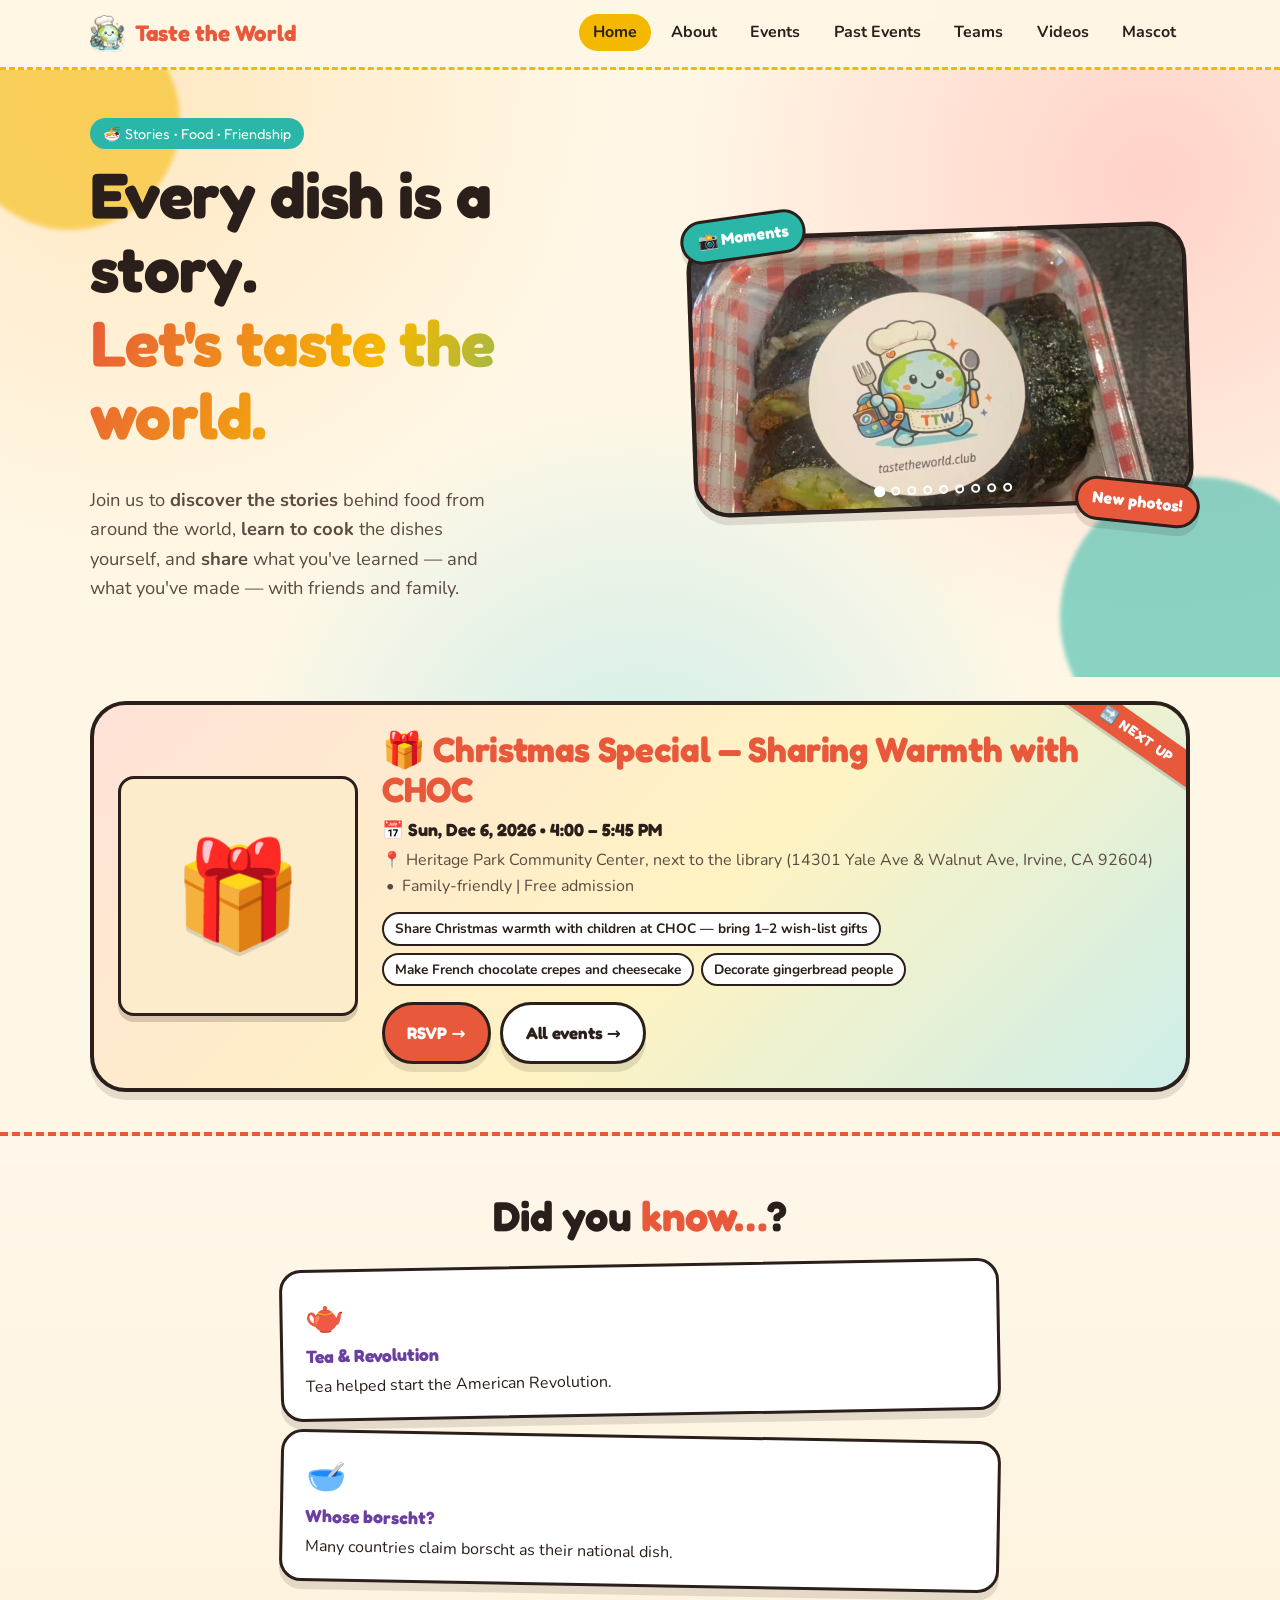
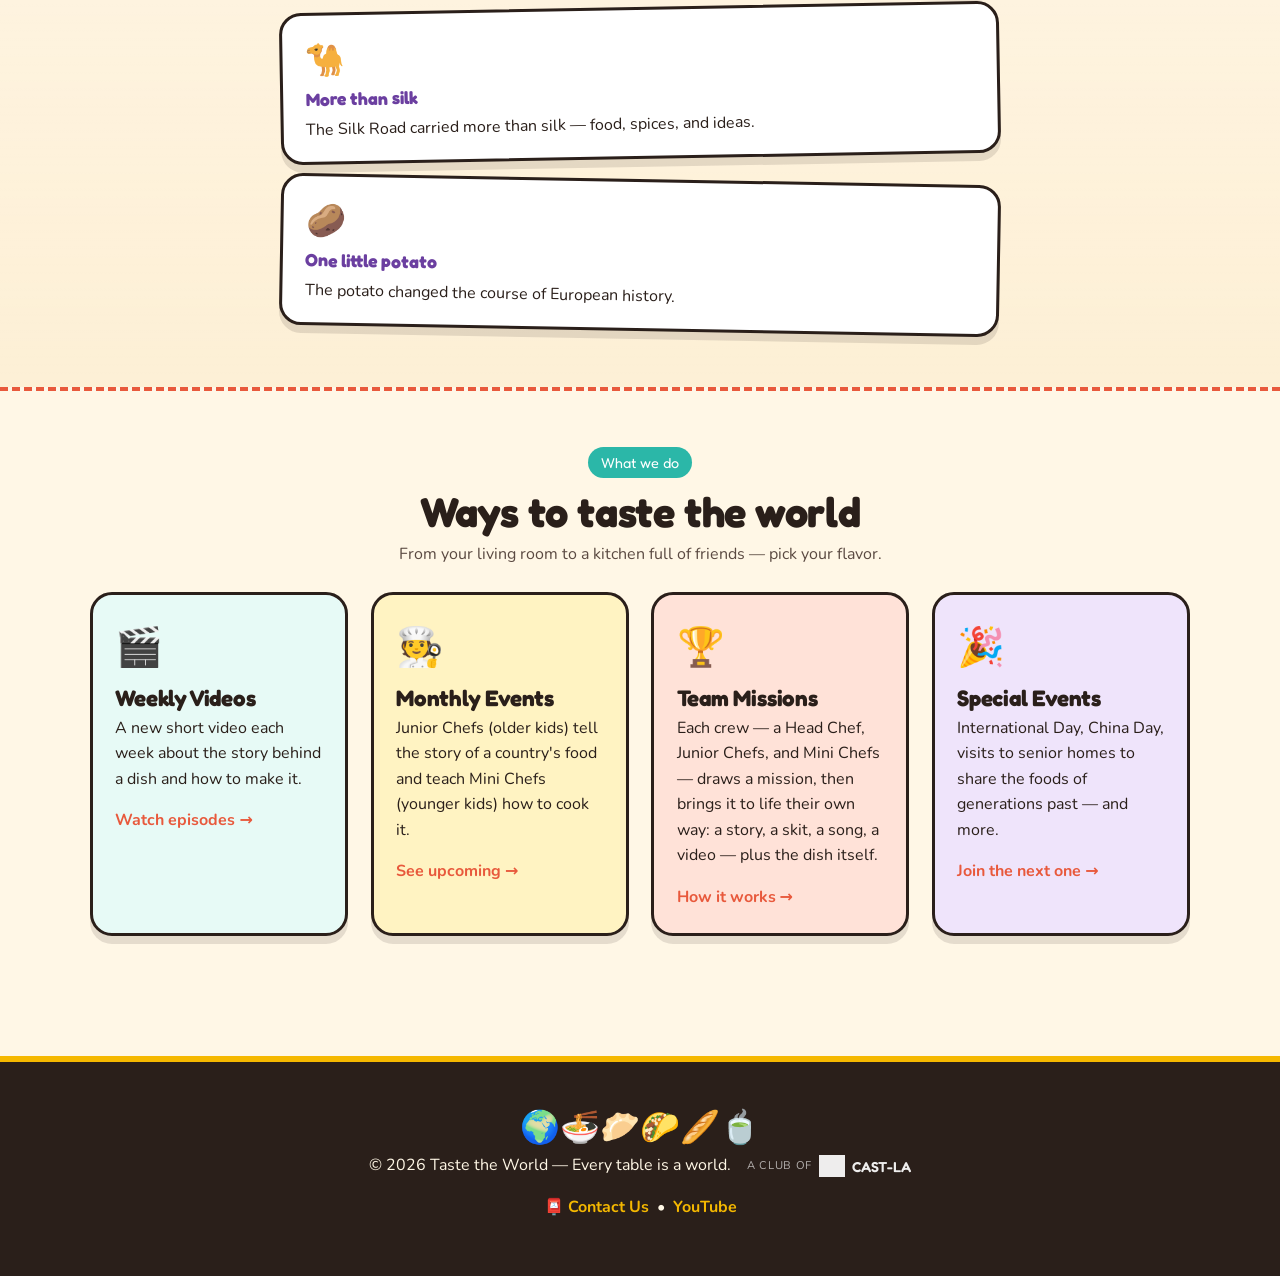
<file: index.html>
<!doctype html>
<html lang="en">
<head>
  <meta charset="utf-8" />
  <meta name="viewport" content="width=device-width, initial-scale=1" />
  <title>Taste the World Club — Kids' Food, Culture & Cooking Community</title>
  <meta name="description" content="Taste the World Club — a kid-led community with weekly story-and-cooking videos, monthly in-person events, and culinary missions exploring food, history, and cultures from around the globe. Join us to cook, learn, and share!" />
  <meta name="keywords" content="Taste the World, Taste the World Club, kids cooking club, food culture for kids, cultural cooking events, kids culinary community, world food stories" />
  <meta name="author" content="Taste the World Club" />
  <meta name="robots" content="index, follow" />
  <link rel="canonical" href="https://tastetheworld.club/" />

  <!-- Open Graph / Facebook -->
  <meta property="og:type" content="website" />
  <meta property="og:site_name" content="Taste the World Club" />
  <meta property="og:title" content="Taste the World Club — Kids' Food, Culture & Cooking Community" />
  <meta property="og:description" content="A kid-led community with weekly story-and-cooking videos, monthly in-person events, and culinary missions exploring food, history, and cultures from around the globe." />
  <meta property="og:url" content="https://tastetheworld.club/" />
  <meta property="og:image" content="https://tastetheworld.club/logo.png" />

  <!-- Twitter -->
  <meta name="twitter:card" content="summary_large_image" />
  <meta name="twitter:title" content="Taste the World Club — Kids' Food, Culture & Cooking Community" />
  <meta name="twitter:description" content="A kid-led community exploring food, history, and cultures from around the globe through videos, events, and cooking missions." />
  <meta name="twitter:image" content="https://tastetheworld.club/logo.png" />

  <link rel="preconnect" href="https://fonts.googleapis.com" />
  <link rel="preconnect" href="https://fonts.gstatic.com" crossorigin />
  <link href="https://fonts.googleapis.com/css2?family=Fredoka:wght@500;600;700&family=Nunito:wght@400;700;800&display=swap" rel="stylesheet" />
  <link rel="stylesheet" href="assets/css/styles.css" />
  <link rel="icon" type="image/png" href="logo.png" />

  <!-- Structured data for Google -->
  <script type="application/ld+json">
  {
    "@context": "https://schema.org",
    "@type": "Organization",
    "name": "Taste the World Club",
    "alternateName": "Taste the World",
    "url": "https://tastetheworld.club/",
    "logo": "https://tastetheworld.club/logo.png",
    "description": "A kid-led community with weekly story-and-cooking videos, monthly in-person events, and culinary missions exploring food, history, and cultures from around the globe."
  }
  </script>
  <script type="application/ld+json">
  {
    "@context": "https://schema.org",
    "@type": "WebSite",
    "name": "Taste the World Club",
    "url": "https://tastetheworld.club/",
    "potentialAction": {
      "@type": "SearchAction",
      "target": "https://tastetheworld.club/?q={search_term_string}",
      "query-input": "required name=search_term_string"
    }
  }
  </script>
</head>
<body>

  <div id="site-nav"></div>

  <!-- ===== HERO ===== -->
  <section class="hero">
    <div class="container hero-grid">
      <div class="hero-text">
        <span class="tag">🍜 Stories • Food • Friendship</span>
        <h1>Every dish is a story.<br /><span>Let's taste the world.</span></h1>
        <p class="lead">
          Join us to <strong>discover the stories</strong> behind food from
          around the world, <strong>learn to cook</strong> the dishes yourself,
          and <strong>share</strong> what you've learned — and what you've made —
          with friends and family.
        </p>
      </div>

      <div style="position:relative">
        <span class="sticker top-left">📸 Moments</span>
        <span class="sticker bot-right">New photos!</span>
        <div class="video-frame carousel" id="hero-carousel"
             data-images-dir="pic/Event/2026_10"
             data-alt="Taste the World Japan event photo"
             aria-label="Event photo highlights">
          <div class="carousel-dots" id="hero-carousel-dots" aria-hidden="true"></div>
        </div>
      </div>
    </div>
  </section>

  <!-- ===== NEXT-UP EVENT BANNER (auto-rendered from data/events.json) ===== -->
  <div id="home-next-event"></div>

  <!-- ===== DID YOU KNOW ===== -->
  <section class="dyk">
    <div class="container">
      <h2>Did you <em>know…</em>?</h2>
      <div class="dyk-list">
        <div class="dyk-card">
          <span class="emoji">🫖</span>
          <strong>Tea & Revolution</strong>
          Tea helped start the American Revolution.
        </div>
        <div class="dyk-card">
          <span class="emoji">🥣</span>
          <strong>Whose borscht?</strong>
          Many countries claim borscht as their national dish.
        </div>
        <div class="dyk-card">
          <span class="emoji">🐪</span>
          <strong>More than silk</strong>
          The Silk Road carried more than silk — food, spices, and ideas.
        </div>
        <div class="dyk-card">
          <span class="emoji">🥔</span>
          <strong>One little potato</strong>
          The potato changed the course of European history.
        </div>
      </div>
    </div>
  </section>

  <!-- ===== WHAT WE DO ===== -->
  <section>
    <div class="container">
      <div class="section-title">
        <span class="tag">What we do</span>
        <h2>Ways to taste the world</h2>
        <p>From your living room to a kitchen full of friends — pick your flavor.</p>
      </div>

      <div class="cards">
        <div class="card teal">
          <span class="icon">🎬</span>
          <h3>Weekly Videos</h3>
          <p>A new short video each week about the story behind a dish and how to make it.</p>
          <a href="videos.html">Watch episodes →</a>
        </div>
        <div class="card mustard">
          <span class="icon">🧑‍🍳</span>
          <h3>Monthly Events</h3>
          <p>Junior Chefs (older kids) tell the story of a country's food and teach Mini Chefs (younger kids) how to cook it.</p>
          <a href="events.html">See upcoming →</a>
        </div>
        <div class="card terracotta">
          <span class="icon">🏆</span>
          <h3>Team Missions</h3>
          <p>Each crew — a Head Chef, Junior Chefs, and Mini Chefs — draws a mission, then brings it to life their own way: a story, a skit, a song, a video — plus the dish itself.</p>
          <a href="teams.html">How it works →</a>
        </div>
        <div class="card plum">
          <span class="icon">🎉</span>
          <h3>Special Events</h3>
          <p>International Day, China Day, visits to senior homes to share the foods of generations past — and more.</p>
          <a href="events.html">Join the next one →</a>
        </div>
      </div>
    </div>
  </section>

  <div id="site-footer"></div>

  <script src="assets/js/main.js"></script>
</body>
</html>
</file>
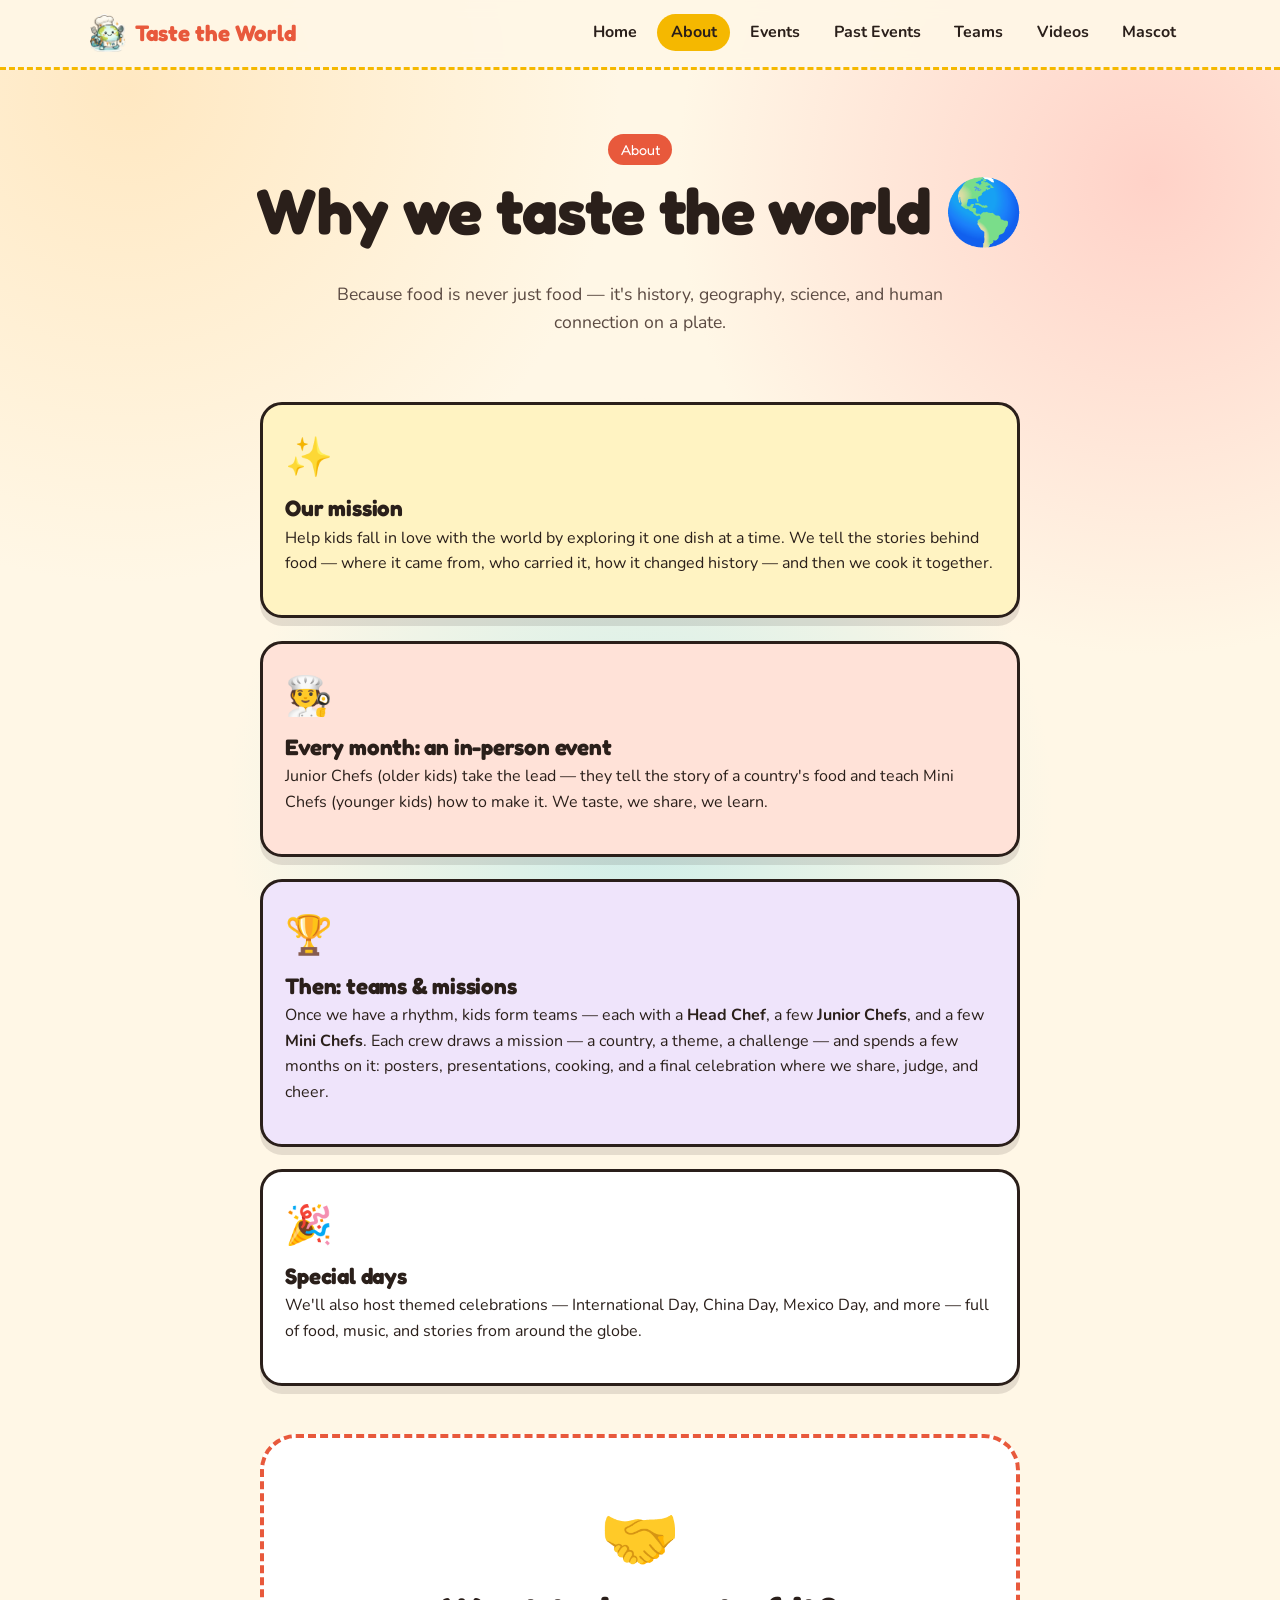
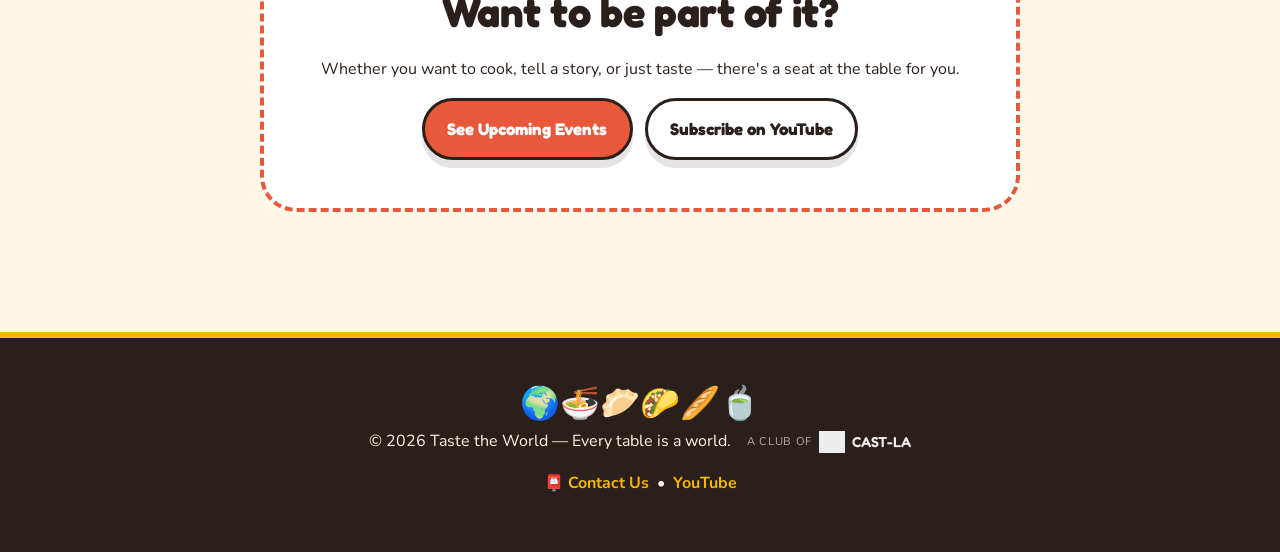
<file: about.html>
<!doctype html>
<html lang="en">
<head>
  <meta charset="utf-8" />
  <meta name="viewport" content="width=device-width, initial-scale=1" />
  <title>About — Taste the World Club</title>
  <meta name="description" content="The story behind Taste the World Club — a kid-led journey through food, history, and cultures from around the globe." />
  <meta name="robots" content="index, follow" />
  <link rel="canonical" href="https://tastetheworld.club/about.html" />
  <meta property="og:type" content="website" />
  <meta property="og:site_name" content="Taste the World Club" />
  <meta property="og:title" content="About — Taste the World Club" />
  <meta property="og:description" content="The story behind Taste the World Club — a kid-led journey through food, history, and cultures from around the globe." />
  <meta property="og:url" content="https://tastetheworld.club/about.html" />
  <meta property="og:image" content="https://tastetheworld.club/logo.png" />
  <meta name="twitter:card" content="summary_large_image" />
  <link rel="preconnect" href="https://fonts.googleapis.com" />
  <link rel="preconnect" href="https://fonts.gstatic.com" crossorigin />
  <link href="https://fonts.googleapis.com/css2?family=Fredoka:wght@500;600;700&family=Nunito:wght@400;700;800&display=swap" rel="stylesheet" />
  <link rel="stylesheet" href="assets/css/styles.css" />
  <link rel="icon" type="image/png" href="logo.png" />
</head>
<body>

  <div id="site-nav"></div>

  <section class="page-header">
    <div class="container">
      <span class="tag">About</span>
      <h1>Why we taste the world 🌎</h1>
      <p>Because food is never just food — it's history, geography, science, and human connection on a plate.</p>
    </div>
  </section>

  <section style="padding-top: 1rem;">
    <div class="container" style="max-width: 760px;">
      <div class="card mustard reveal">
        <span class="icon">✨</span>
        <h3>Our mission</h3>
        <p>
          Help kids fall in love with the world by exploring it one dish at a time.
          We tell the stories behind food — where it came from, who carried it, how it
          changed history — and then we cook it together.
        </p>
      </div>

      <div class="card terracotta reveal" style="margin-top:1.4rem;">
        <span class="icon">🧑‍🍳</span>
        <h3>Every month: an in-person event</h3>
        <p>
          Junior Chefs (older kids) take the lead — they tell the story of a
          country's food and teach Mini Chefs (younger kids) how to make it.
          We taste, we share, we learn.
        </p>
      </div>

      <div class="card plum reveal" style="margin-top:1.4rem;">
        <span class="icon">🏆</span>
        <h3>Then: teams & missions</h3>
        <p>
          Once we have a rhythm, kids form teams — each with a <strong>Head Chef</strong>,
          a few <strong>Junior Chefs</strong>, and a few <strong>Mini Chefs</strong>.
          Each crew draws a mission — a country, a theme, a challenge — and spends a few
          months on it: posters, presentations, cooking, and a final celebration where we
          share, judge, and cheer.
        </p>
      </div>

      <div class="card reveal" style="margin-top:1.4rem;">
        <span class="icon">🎉</span>
        <h3>Special days</h3>
        <p>
          We'll also host themed celebrations — International Day, China Day, Mexico Day,
          and more — full of food, music, and stories from around the globe.
        </p>
      </div>

      <div class="empty mt-3">
        <span class="big-emoji">🤝</span>
        <h2>Want to be part of it?</h2>
        <p>Whether you want to cook, tell a story, or just taste — there's a seat at the table for you.</p>
        <a class="btn primary" href="events.html">See Upcoming Events</a>
        <a class="btn ghost"   href="https://www.youtube.com/@Letstastetheworld-w2u" target="_blank" rel="noopener" style="margin-left:.5rem;">Subscribe on YouTube</a>
      </div>
    </div>
  </section>

  <div id="site-footer"></div>

  <script src="assets/js/main.js"></script>
</body>
</html>
</file>
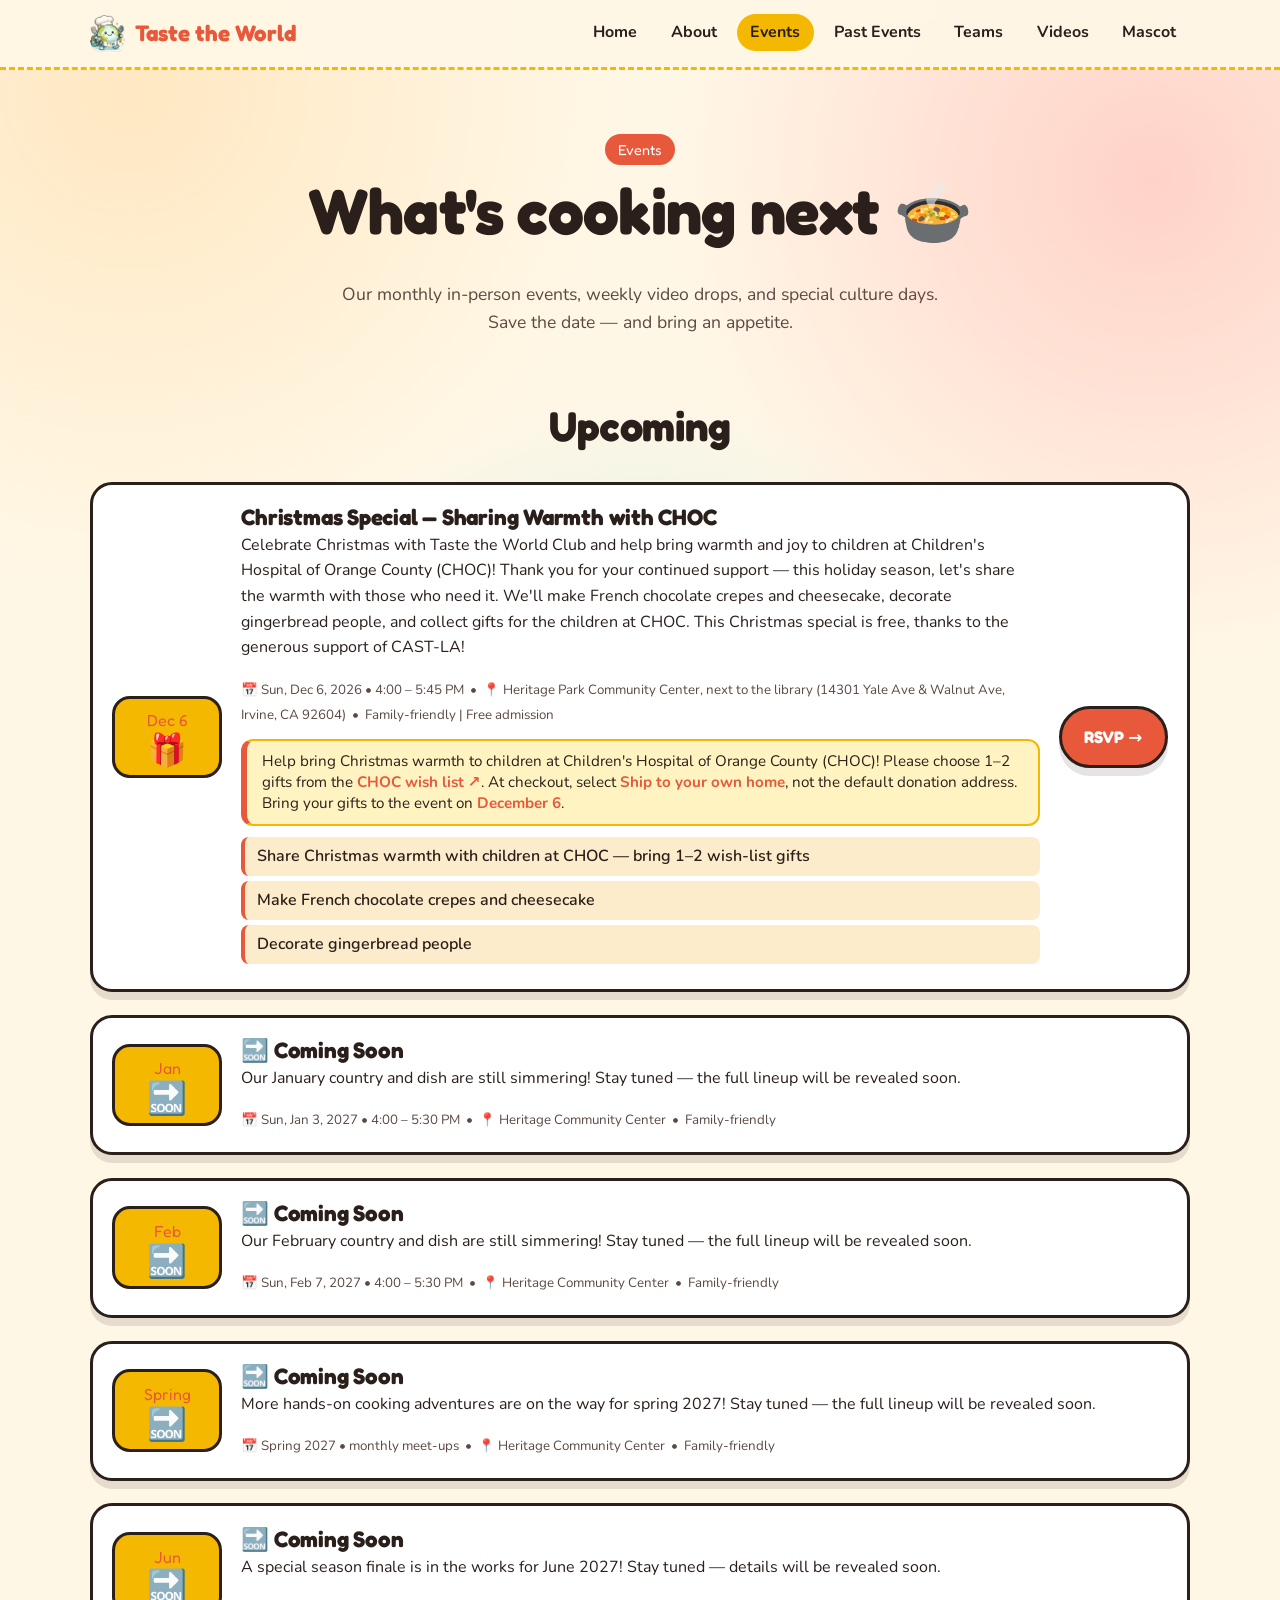
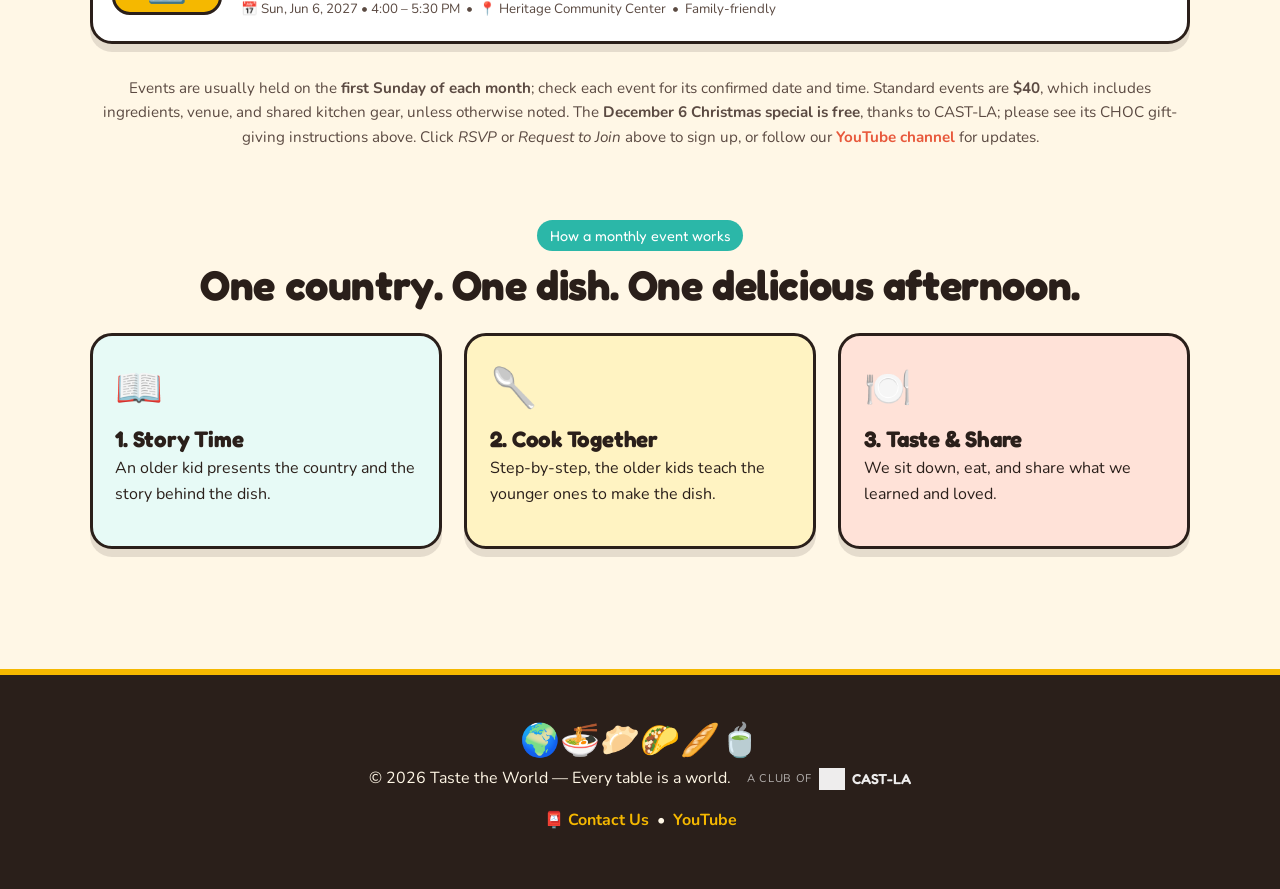
<file: events.html>
<!doctype html>
<html lang="en">
<head>
  <meta charset="utf-8" />
  <meta name="viewport" content="width=device-width, initial-scale=1" />
  <title>Events — Taste the World Club</title>
  <meta name="description" content="Upcoming Taste the World Club events: monthly hands-on cooking, story-telling, and themed culture days for kids and families." />
  <meta name="robots" content="index, follow" />
  <link rel="canonical" href="https://tastetheworld.club/events.html" />
  <meta property="og:type" content="website" />
  <meta property="og:site_name" content="Taste the World Club" />
  <meta property="og:title" content="Events — Taste the World Club" />
  <meta property="og:description" content="Upcoming Taste the World Club events: monthly hands-on cooking, story-telling, and themed culture days for kids and families." />
  <meta property="og:url" content="https://tastetheworld.club/events.html" />
  <meta property="og:image" content="https://tastetheworld.club/logo.png" />
  <meta name="twitter:card" content="summary_large_image" />
  <link rel="preconnect" href="https://fonts.googleapis.com" />
  <link rel="preconnect" href="https://fonts.gstatic.com" crossorigin />
  <link href="https://fonts.googleapis.com/css2?family=Fredoka:wght@500;600;700&family=Nunito:wght@400;700;800&display=swap" rel="stylesheet" />
  <link rel="stylesheet" href="assets/css/styles.css" />
  <link rel="icon" type="image/png" href="logo.png" />
</head>
<body>

  <div id="site-nav"></div>

  <section class="page-header">
    <div class="container">
      <span class="tag">Events</span>
      <h1>What's cooking next 🍲</h1>
      <p>Our monthly in-person events, weekly video drops, and special culture days. Save the date — and bring an appetite.</p>
    </div>
  </section>

  <section style="padding-top: 1rem;">
    <div class="container">
      <h2 class="center mb-2">Upcoming</h2>

      <!-- Events are rendered from data/events.json via main.js -->
      <div id="upcoming-events" class="event-list">
        <p class="form-note">Loading events…</p>
      </div>

      <p class="form-note mt-2">
        Events are usually held on the <strong>first Sunday of each month</strong>; check each event for its confirmed date and time.
        Standard events are <strong>$40</strong>, which includes ingredients, venue, and shared kitchen gear, unless otherwise noted.
        The <strong>December 6 Christmas special is free</strong>, thanks to CAST-LA; please see its CHOC gift-giving instructions above.
        Click <em>RSVP</em> or <em>Request to Join</em> above to sign up, or follow our
        <a href="https://www.youtube.com/@Letstastetheworld-w2u" target="_blank" rel="noopener">YouTube channel</a>
        for updates.
      </p>
    </div>
  </section>

  <section style="padding-top: 0;">
    <div class="container">
      <div class="section-title">
        <span class="tag">How a monthly event works</span>
        <h2>One country. One dish. One delicious afternoon.</h2>
      </div>
      <div class="cards">
        <div class="card teal">
          <span class="icon">📖</span>
          <h3>1. Story Time</h3>
          <p>An older kid presents the country and the story behind the dish.</p>
        </div>
        <div class="card mustard">
          <span class="icon">🥄</span>
          <h3>2. Cook Together</h3>
          <p>Step-by-step, the older kids teach the younger ones to make the dish.</p>
        </div>
        <div class="card terracotta">
          <span class="icon">🍽️</span>
          <h3>3. Taste & Share</h3>
          <p>We sit down, eat, and share what we learned and loved.</p>
        </div>
      </div>
    </div>
  </section>

  <div id="site-footer"></div>

  <script src="assets/js/main.js"></script>
</body>
</html>
</file>
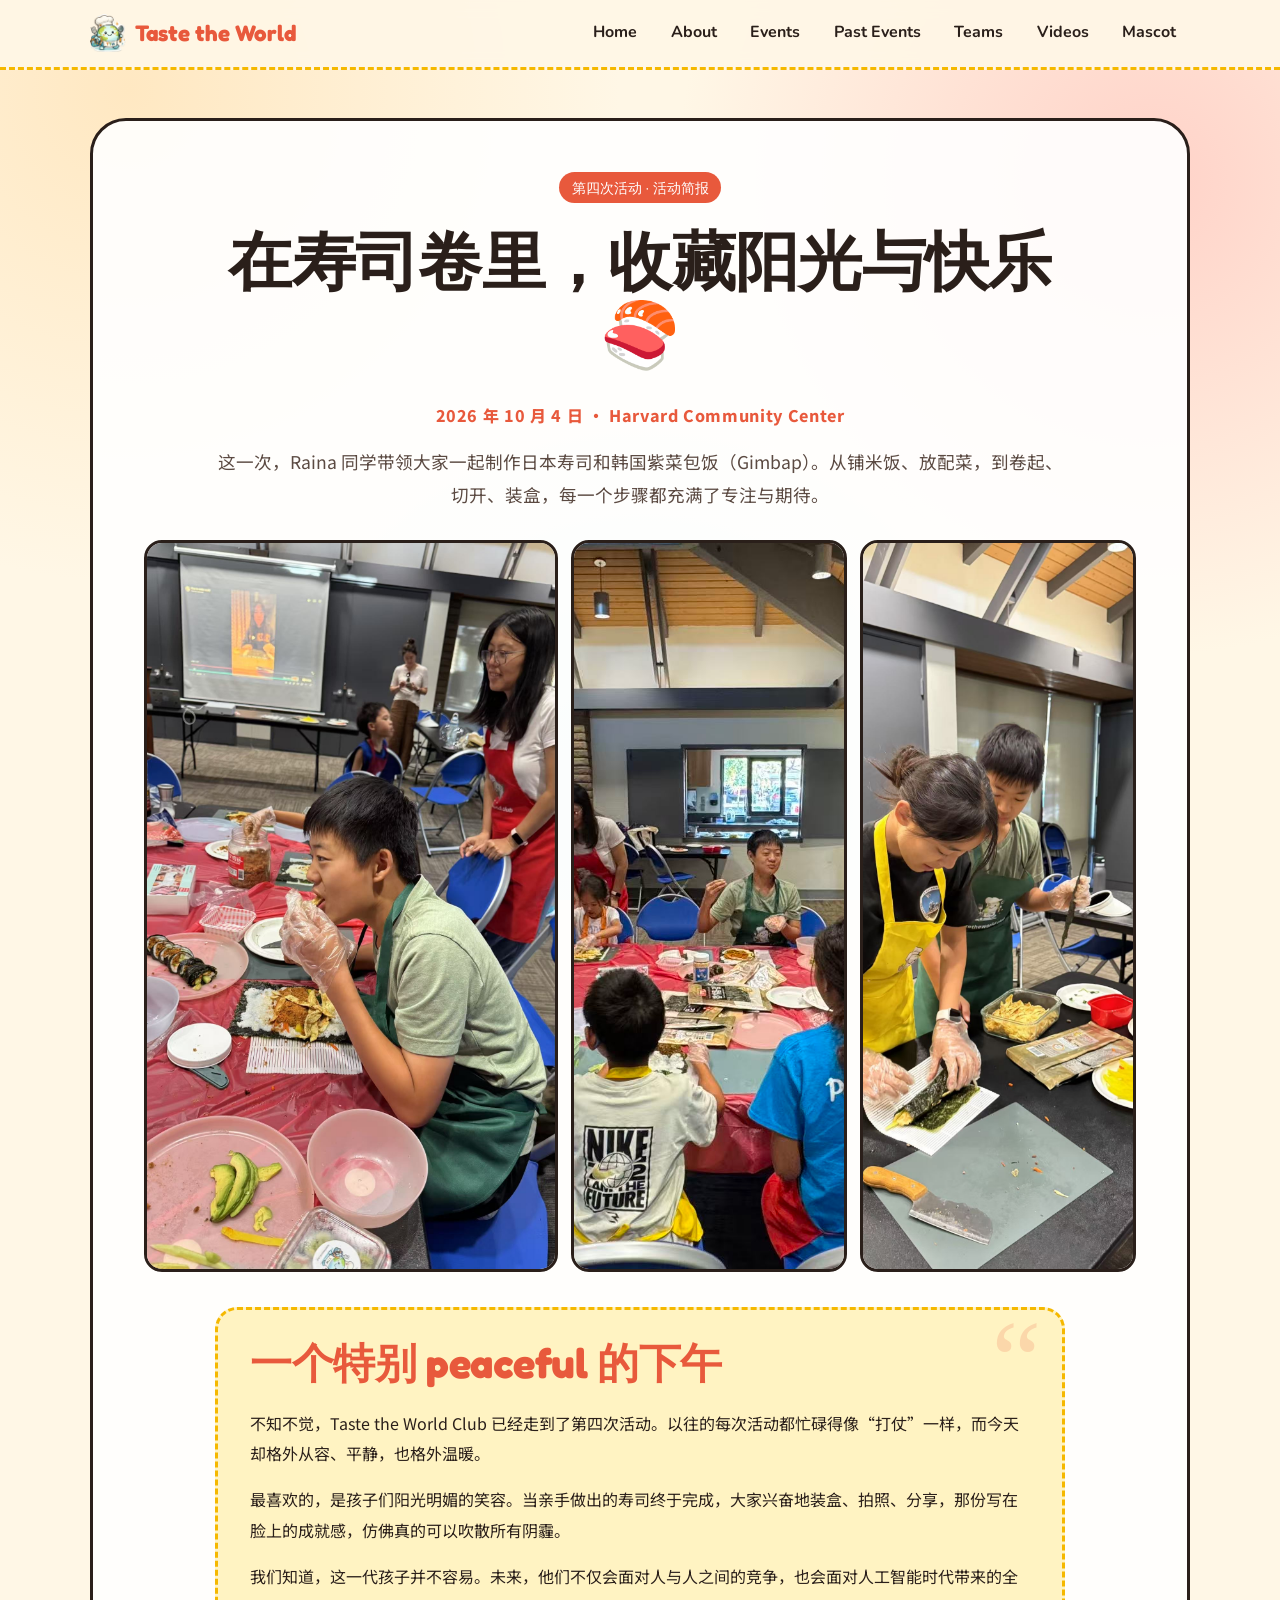
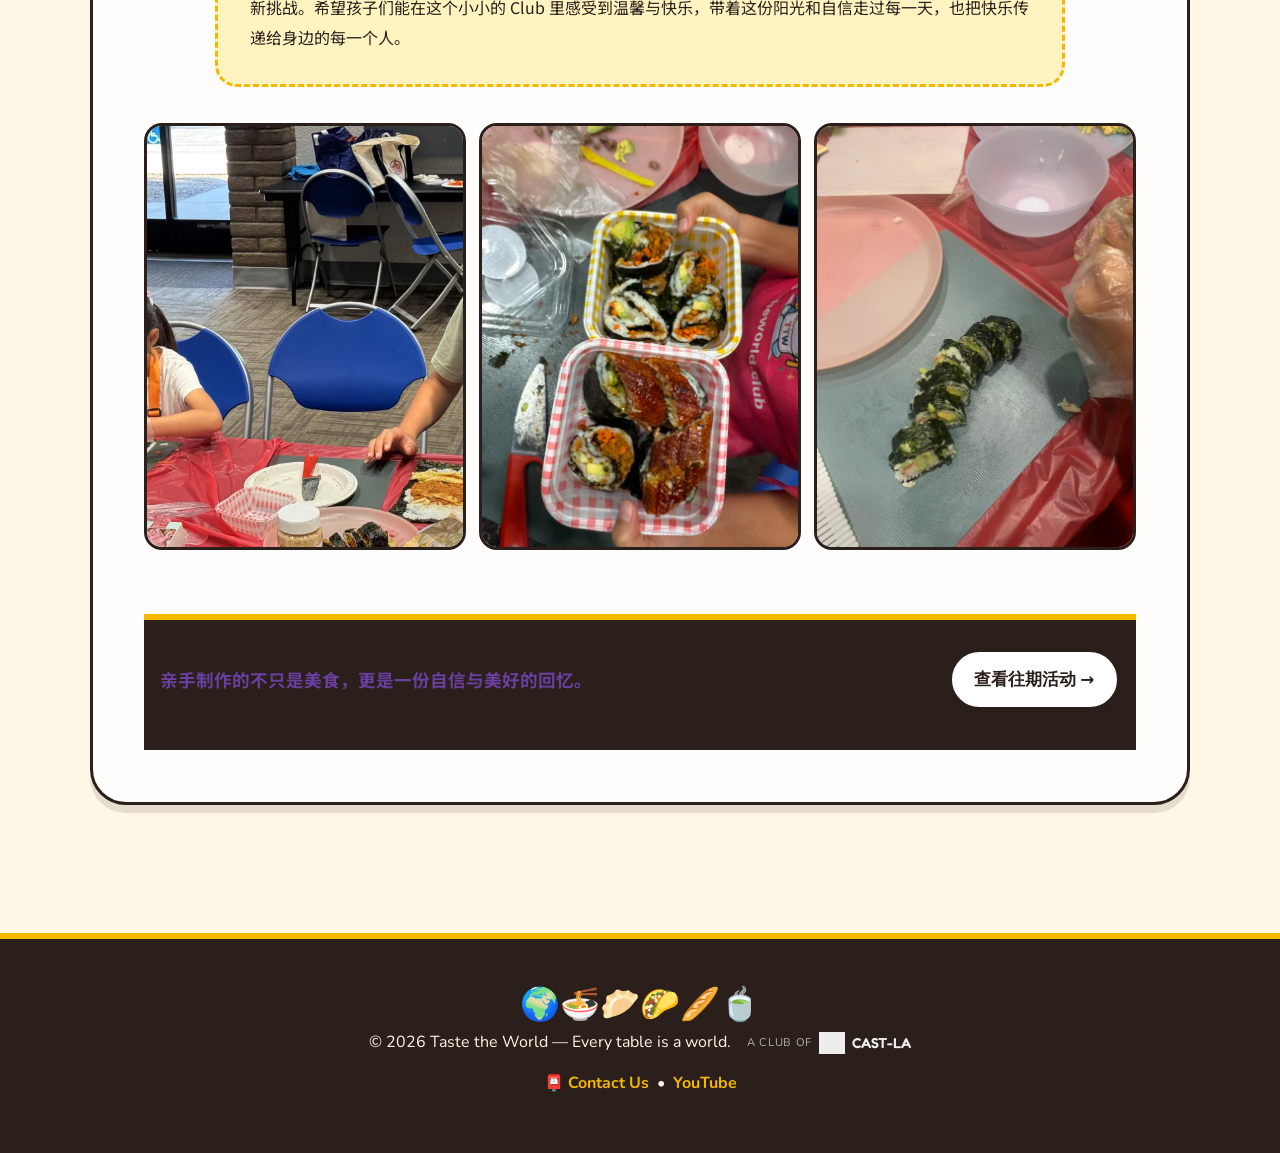
<file: japan-event-recap.html>
<!doctype html>
<html lang="zh-CN">
<head>
  <meta charset="utf-8" />
  <meta name="viewport" content="width=device-width, initial-scale=1" />
  <title>第四次活动简报：寿司与紫菜包饭 — Taste the World Club</title>
  <meta name="description" content="Taste the World Club 第四次活动简报：孩子们在 Raina 同学的带领下制作日本寿司和韩国紫菜包饭。" />
  <meta name="robots" content="index, follow" />
  <link rel="canonical" href="https://tastetheworld.club/japan-event-recap.html" />
  <meta property="og:type" content="article" />
  <meta property="og:site_name" content="Taste the World Club" />
  <meta property="og:title" content="第四次活动简报：寿司与紫菜包饭" />
  <meta property="og:description" content="阳光、笑容与亲手完成美食的成就感，共同组成了一个温馨而快乐的下午。" />
  <meta property="og:url" content="https://tastetheworld.club/japan-event-recap.html" />
  <meta property="og:image" content="https://tastetheworld.club/pic/Event/2026_10/31.jpeg" />
  <link rel="preconnect" href="https://fonts.googleapis.com" />
  <link rel="preconnect" href="https://fonts.gstatic.com" crossorigin />
  <link href="https://fonts.googleapis.com/css2?family=Fredoka:wght@500;600;700&family=Noto+Sans+SC:wght@400;600;700;800&family=Nunito:wght@400;700;800&display=swap" rel="stylesheet" />
  <link rel="stylesheet" href="assets/css/styles.css" />
  <link rel="icon" type="image/png" href="logo.png" />
</head>
<body>
  <div id="site-nav"></div>

  <main class="recap-page">
    <article class="container recap-sheet">
      <header class="recap-heading">
        <span class="tag">第四次活动 · 活动简报</span>
        <h1>在寿司卷里，收藏阳光与快乐 🍣</h1>
        <p class="recap-meta">2026 年 10 月 4 日 · Harvard Community Center</p>
        <p class="recap-lead">这一次，Raina 同学带领大家一起制作日本寿司和韩国紫菜包饭（Gimbap）。从铺米饭、放配菜，到卷起、切开、装盒，每一个步骤都充满了专注与期待。</p>
      </header>

      <div class="recap-photo-grid" aria-label="第四次活动照片">
        <figure class="recap-photo recap-photo-wide">
          <img src="pic/Event/2026_10/31.jpeg" alt="孩子们一起学习制作寿司和紫菜包饭" />
        </figure>
        <figure class="recap-photo">
          <img src="pic/Event/2026_10/22.jpeg" alt="孩子认真地铺好米饭和配菜" loading="lazy" />
        </figure>
        <figure class="recap-photo">
          <img src="pic/Event/2026_10/26.jpeg" alt="寿司制作过程中的快乐时刻" loading="lazy" />
        </figure>
      </div>

      <section class="recap-story">
        <span class="recap-quote-mark" aria-hidden="true">“</span>
        <h2>一个特别 peaceful 的下午</h2>
        <p>不知不觉，Taste the World Club 已经走到了第四次活动。以往的每次活动都忙碌得像“打仗”一样，而今天却格外从容、平静，也格外温暖。</p>
        <p>最喜欢的，是孩子们阳光明媚的笑容。当亲手做出的寿司终于完成，大家兴奋地装盒、拍照、分享，那份写在脸上的成就感，仿佛真的可以吹散所有阴霾。</p>
        <p>我们知道，这一代孩子并不容易。未来，他们不仅会面对人与人之间的竞争，也会面对人工智能时代带来的全新挑战。希望孩子们能在这个小小的 Club 里感受到温馨与快乐，带着这份阳光和自信走过每一天，也把快乐传递给身边的每一个人。</p>
      </section>

      <div class="recap-photo-grid recap-photo-grid-bottom" aria-label="孩子们的作品与笑容">
        <figure class="recap-photo">
          <img src="pic/Event/2026_10/28.jpeg" alt="孩子展示亲手完成的寿司" loading="lazy" />
        </figure>
        <figure class="recap-photo">
          <img src="pic/Event/2026_10/35.jpeg" alt="装盒完成的寿司作品" loading="lazy" />
        </figure>
        <figure class="recap-photo">
          <img src="pic/Event/2026_10/46.jpeg" alt="活动现场开心的笑容" loading="lazy" />
        </figure>
      </div>

      <footer class="recap-closing">
        <strong>亲手制作的不只是美食，更是一份自信与美好的回忆。</strong>
        <a class="btn ghost" href="past-events.html">查看往期活动 →</a>
      </footer>
    </article>
  </main>

  <div id="site-footer"></div>
  <script src="assets/js/main.js"></script>
</body>
</html>
</file>
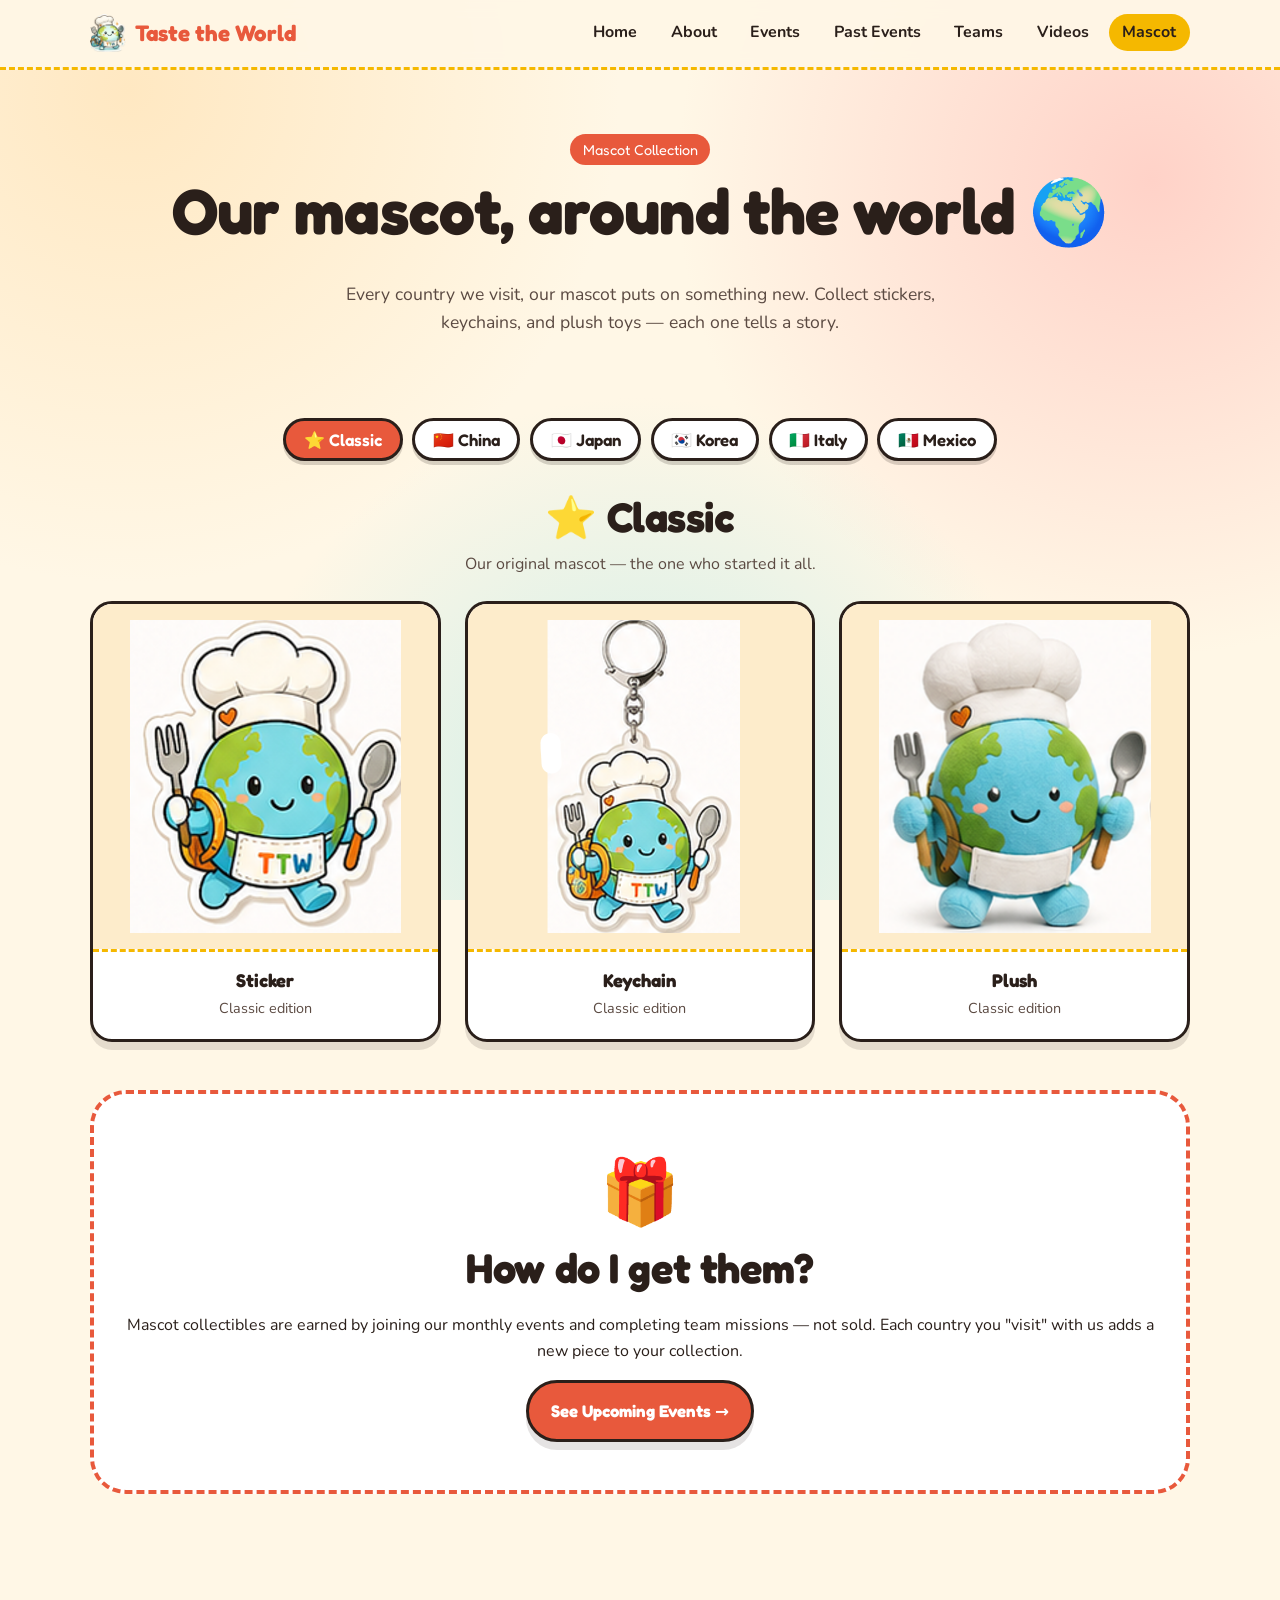
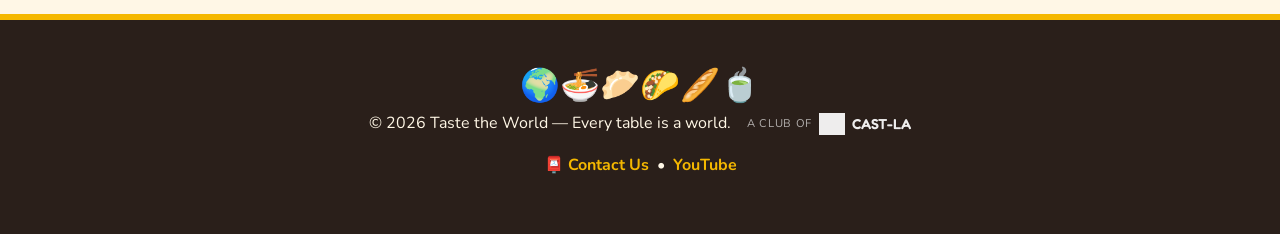
<file: mascot.html>
<!doctype html>
<html lang="en">
<head>
  <meta charset="utf-8" />
  <meta name="viewport" content="width=device-width, initial-scale=1" />
  <title>Mascot Collection — Taste the World Club</title>
  <meta name="description" content="Meet the Taste the World Club mascot in every country — collectible stickers, keychains, and plush toys from around the world." />
  <meta name="robots" content="index, follow" />
  <link rel="canonical" href="https://tastetheworld.club/mascot.html" />
  <meta property="og:type" content="website" />
  <meta property="og:site_name" content="Taste the World Club" />
  <meta property="og:title" content="Mascot Collection — Taste the World Club" />
  <meta property="og:description" content="Meet the Taste the World Club mascot in every country — collectible stickers, keychains, and plush toys from around the world." />
  <meta property="og:url" content="https://tastetheworld.club/mascot.html" />
  <meta property="og:image" content="https://tastetheworld.club/logo.png" />
  <meta name="twitter:card" content="summary_large_image" />
  <link rel="preconnect" href="https://fonts.googleapis.com" />
  <link rel="preconnect" href="https://fonts.gstatic.com" crossorigin />
  <link href="https://fonts.googleapis.com/css2?family=Fredoka:wght@500;600;700&family=Nunito:wght@400;700;800&display=swap" rel="stylesheet" />
  <link rel="stylesheet" href="assets/css/styles.css" />
  <link rel="icon" type="image/png" href="logo.png" />
</head>
<body>

  <div id="site-nav"></div>

  <section class="page-header">
    <div class="container">
      <span class="tag">Mascot Collection</span>
      <h1>Our mascot, around the world 🌍</h1>
      <p>
        Every country we visit, our mascot puts on something new.
        Collect stickers, keychains, and plush toys — each one tells a story.
      </p>
    </div>
  </section>

  <section style="padding-top: 1rem;">
    <div class="container">

      <!-- Country tabs -->
      <div class="mascot-tabs" role="tablist" aria-label="Country">
        <button class="mascot-tab active" data-country="classic" role="tab">⭐ Classic</button>
        <button class="mascot-tab"        data-country="china"   role="tab">🇨🇳 China</button>
        <button class="mascot-tab"        data-country="japan"   role="tab">🇯🇵 Japan</button>
        <button class="mascot-tab"        data-country="korea"   role="tab">🇰🇷 Korea</button>
        <button class="mascot-tab"        data-country="italy"   role="tab">🇮🇹 Italy</button>
        <button class="mascot-tab"        data-country="mexico"  role="tab">🇲🇽 Mexico</button>
      </div>

      <!-- Panels -->
      <div id="mascot-panels"></div>

      <div class="empty mt-3">
        <span class="big-emoji">🎁</span>
        <h2>How do I get them?</h2>
        <p>
          Mascot collectibles are earned by joining our monthly events and completing
          team missions — not sold. Each country you "visit" with us adds a new piece
          to your collection.
        </p>
        <a class="btn primary" href="events.html">See Upcoming Events →</a>
      </div>
    </div>
  </section>

  <div id="site-footer"></div>

  <script>
    // Mascot data — one entry per country with three product images.
    // "classic" uses the original brand mascot (filenames without a country suffix).
    const MASCOT_COUNTRIES = {
      classic: { name: "Classic",  flag: "⭐",  note: "Our original mascot — the one who started it all." },
      china:   { name: "China",    flag: "🇨🇳", note: "Inspired by dumplings, tea, and the Great Wall." },
      japan:   { name: "Japan",    flag: "🇯🇵", note: "Inspired by sushi, sakura, and street ramen." },
      korea:   { name: "Korea",    flag: "🇰🇷", note: "Inspired by kimchi, bibimbap, and hanbok." },
      italy:   { name: "Italy",    flag: "🇮🇹", note: "Inspired by pasta, pizza, and gelato." },
      mexico:  { name: "Mexico",   flag: "🇲🇽", note: "Inspired by tacos, mole, and Day of the Dead." },
    };

    // For the "classic" set, the files are named without a country suffix:
    //   pic/sticker.png, pic/keyChain.png, pic/toy.png
    const CLASSIC_FILES = {
      sticker:  "pic/sticker.png",
      keychain: "pic/keyChain.png",
      toy:      "pic/toy.png",
    };

    // Note: filename casing varies in /pic — we list both common cases and let the browser pick
    function imgPath(prefix, country) {
      // Try lower-case country first; if some files use Capitalized, the <img> onerror falls back.
      return `pic/${prefix}-${country}.png`;
    }
    function imgPathAlt(prefix, country) {
      const cap = country.charAt(0).toUpperCase() + country.slice(1);
      return `pic/${prefix}-${cap}.png`;
    }

    function panelHtml(countryKey) {
      const c = MASCOT_COUNTRIES[countryKey];
      const isClassic = countryKey === "classic";
      const items = [
        { label: "Sticker",  prefix: "sticker"  },
        { label: "Keychain", prefix: "keychain" },
        { label: "Plush",    prefix: "toy"      },
      ];
      return `
        <div class="mascot-panel" data-country="${countryKey}">
          <div class="mascot-country-head">
            <h2>${c.flag} ${c.name}</h2>
            <p>${c.note}</p>
          </div>
          <div class="mascot-grid">
            ${items.map(it => {
              const src    = isClassic ? CLASSIC_FILES[it.prefix] : imgPath(it.prefix, countryKey);
              const altSrc = isClassic ? CLASSIC_FILES[it.prefix] : imgPathAlt(it.prefix, countryKey);
              return `
                <figure class="mascot-card">
                  <div class="mascot-img-wrap">
                    <img
                      src="${src}"
                      onerror="if(!this.dataset.f){this.dataset.f=1;this.src='${altSrc}';}"
                      alt="${c.name} ${it.label}"
                      loading="lazy" />
                  </div>
                  <figcaption>
                    <strong>${it.label}</strong>
                    <span>${c.name} edition</span>
                  </figcaption>
                </figure>
              `;
            }).join("")}
          </div>
        </div>
      `;
    }

    function renderMascots() {
      const mount = document.getElementById("mascot-panels");
      mount.innerHTML = Object.keys(MASCOT_COUNTRIES).map(panelHtml).join("");
      showCountry("classic");
    }

    function showCountry(country) {
      document.querySelectorAll(".mascot-tab").forEach(t => {
        t.classList.toggle("active", t.dataset.country === country);
      });
      document.querySelectorAll(".mascot-panel").forEach(p => {
        p.classList.toggle("active", p.dataset.country === country);
      });
    }

    document.addEventListener("click", (e) => {
      const tab = e.target.closest(".mascot-tab");
      if (tab) showCountry(tab.dataset.country);
    });

    renderMascots();
  </script>

  <script src="assets/js/main.js"></script>
</body>
</html>
</file>
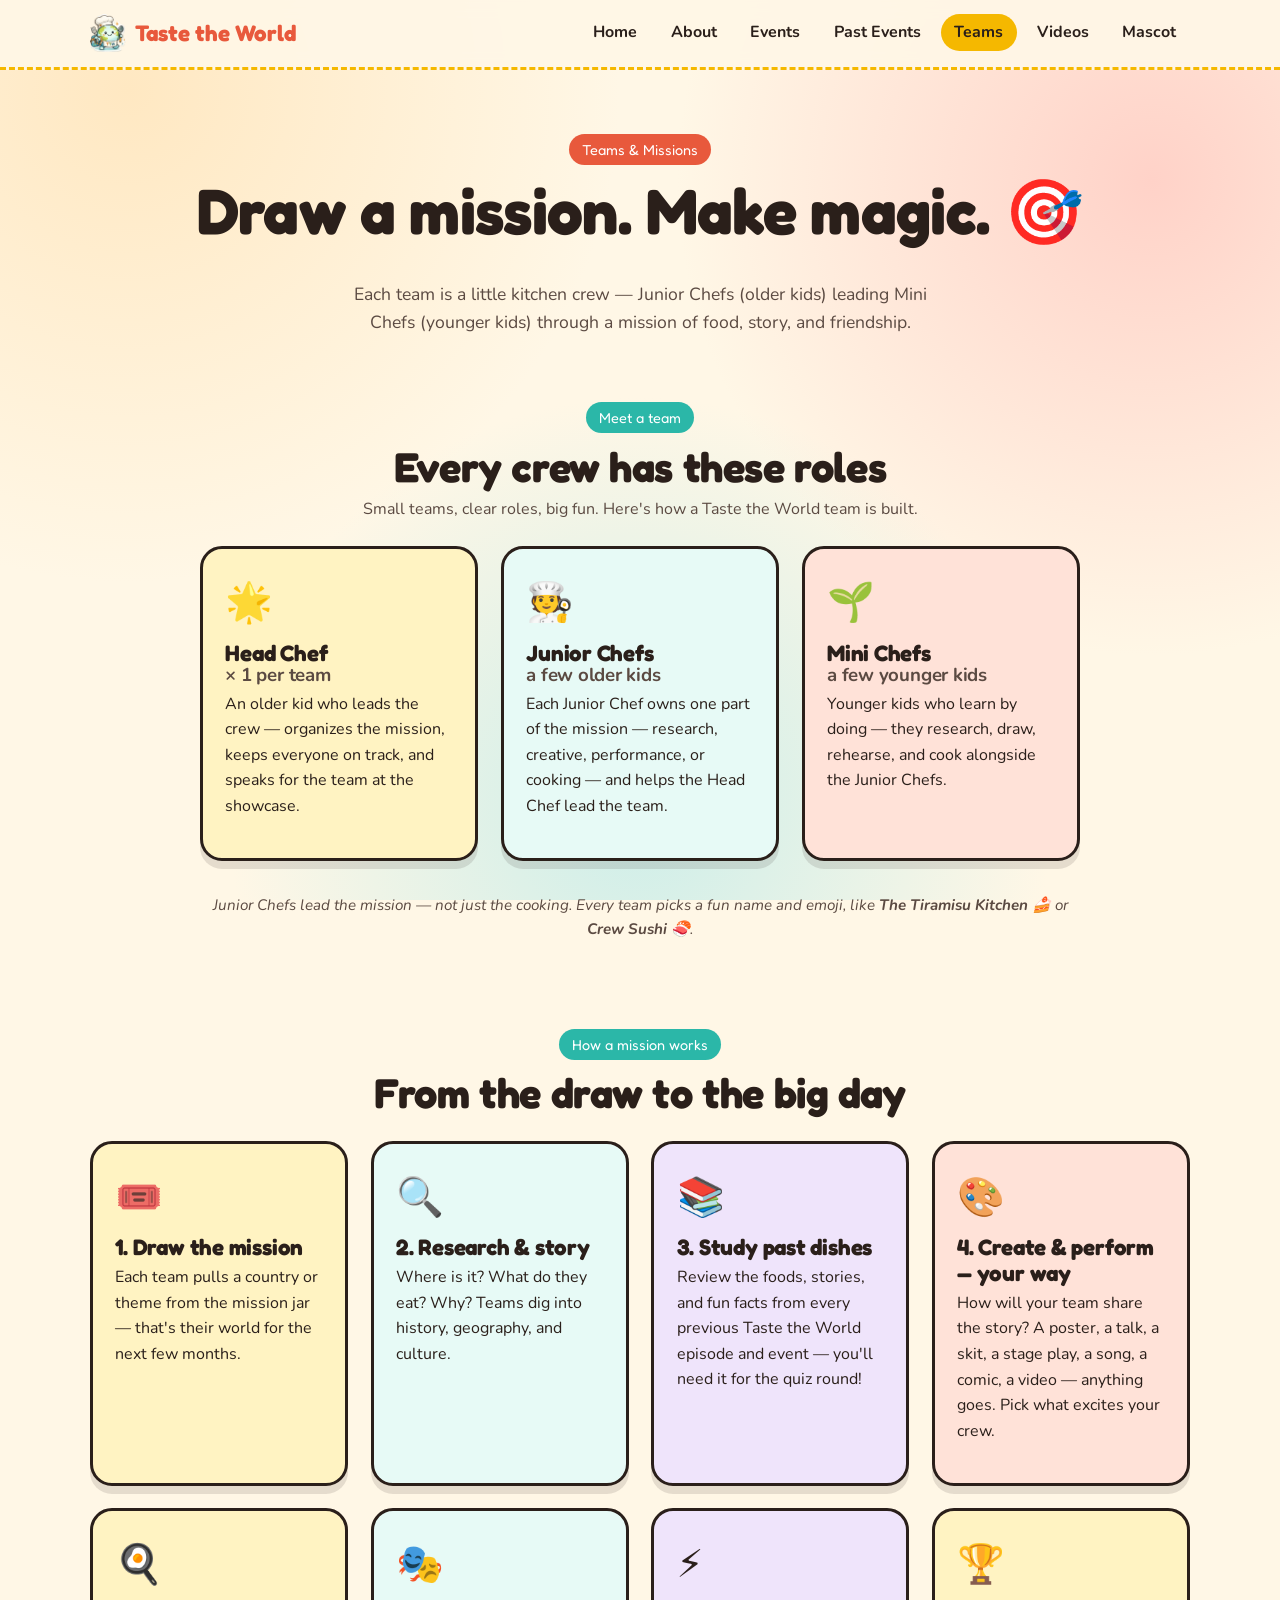
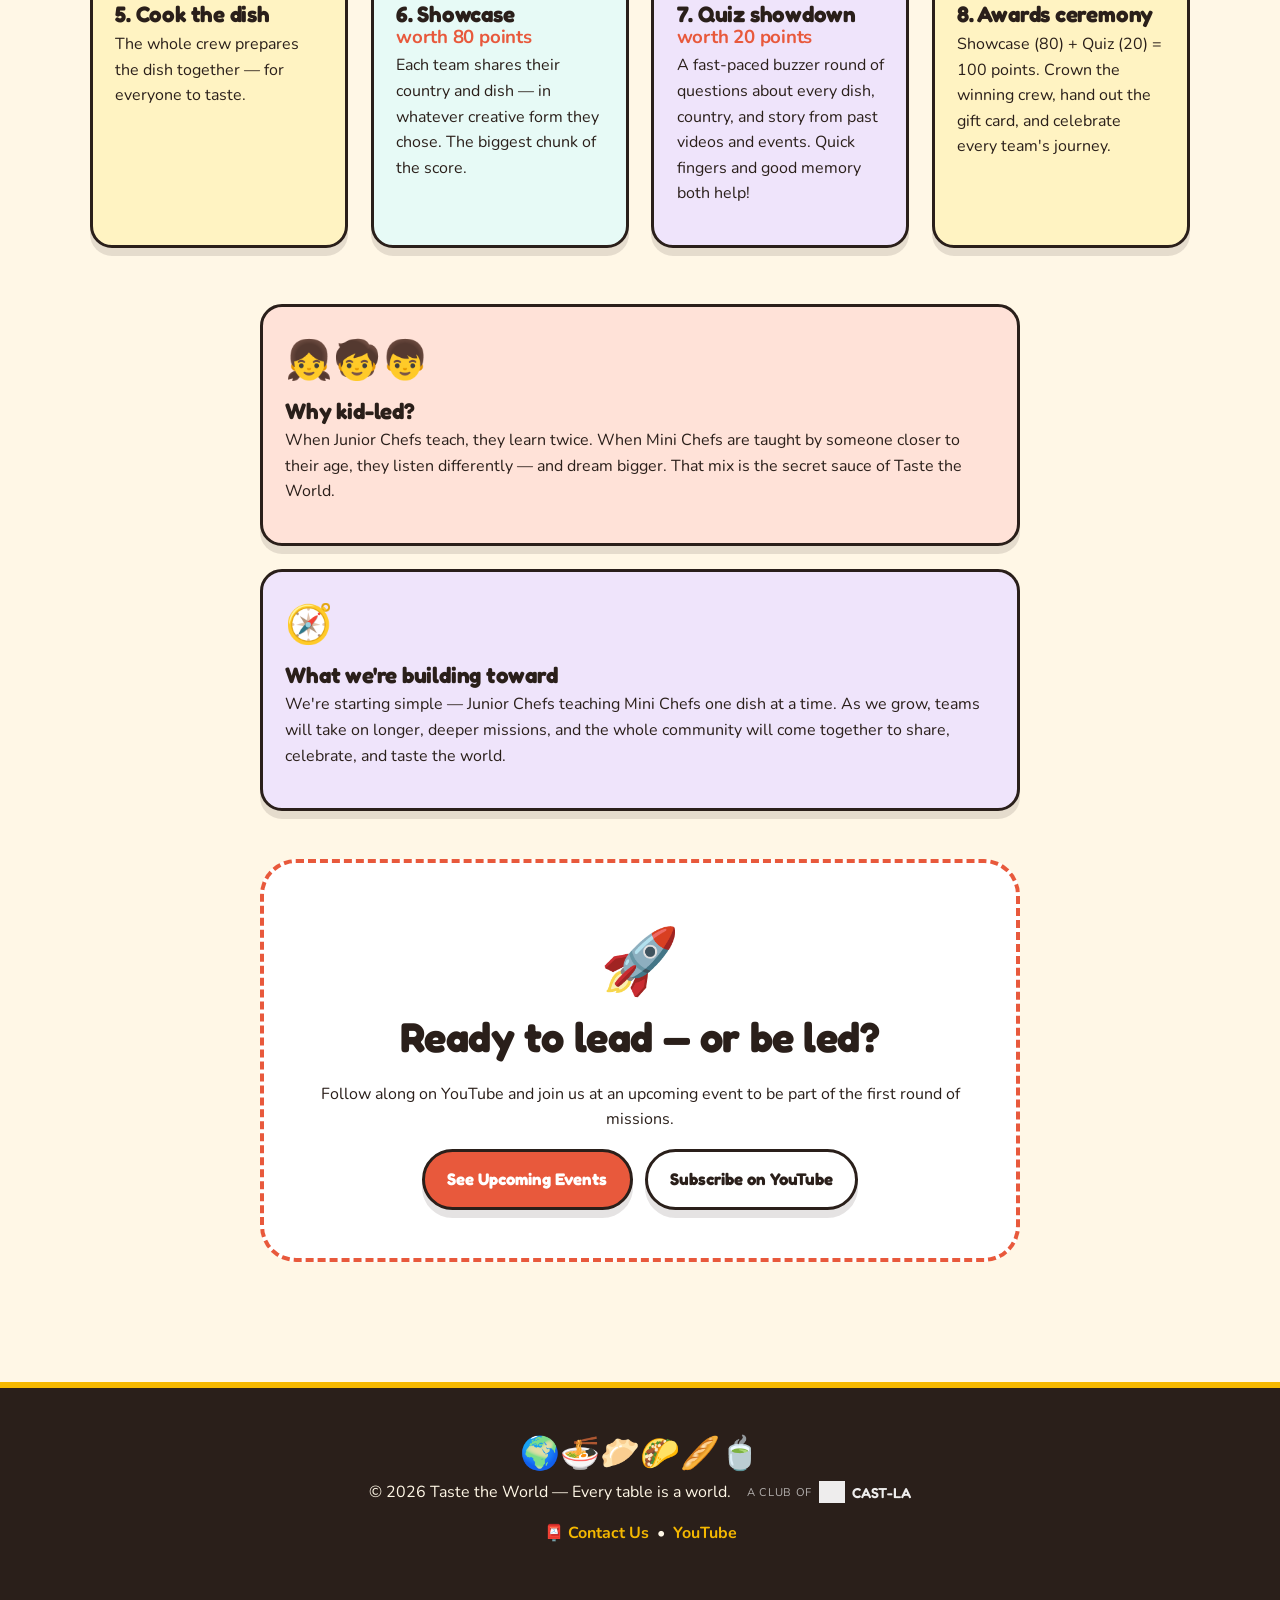
<file: teams.html>
<!doctype html>
<html lang="en">
<head>
  <meta charset="utf-8" />
  <meta name="viewport" content="width=device-width, initial-scale=1" />
  <title>Teams &amp; Missions — Taste the World Club</title>
  <meta name="description" content="How Taste the World Club teams work: older kids lead younger kids through a multi-month mission of stories, posters, presentations, and cooking." />
  <meta name="robots" content="index, follow" />
  <link rel="canonical" href="https://tastetheworld.club/teams.html" />
  <meta property="og:type" content="website" />
  <meta property="og:site_name" content="Taste the World Club" />
  <meta property="og:title" content="Teams &amp; Missions — Taste the World Club" />
  <meta property="og:description" content="How Taste the World Club teams work: older kids lead younger kids through a multi-month mission of stories, posters, presentations, and cooking." />
  <meta property="og:url" content="https://tastetheworld.club/teams.html" />
  <meta property="og:image" content="https://tastetheworld.club/logo.png" />
  <meta name="twitter:card" content="summary_large_image" />
  <link rel="preconnect" href="https://fonts.googleapis.com" />
  <link rel="preconnect" href="https://fonts.gstatic.com" crossorigin />
  <link href="https://fonts.googleapis.com/css2?family=Fredoka:wght@500;600;700&family=Nunito:wght@400;700;800&display=swap" rel="stylesheet" />
  <link rel="stylesheet" href="assets/css/styles.css" />
  <link rel="icon" type="image/png" href="logo.png" />
</head>
<body>

  <div id="site-nav"></div>

  <section class="page-header">
    <div class="container">
      <span class="tag">Teams & Missions</span>
      <h1>Draw a mission. Make magic. 🎯</h1>
      <p>
        Each team is a little kitchen crew — Junior Chefs (older kids) leading
        Mini Chefs (younger kids) through a mission of food, story, and friendship.
      </p>
    </div>
  </section>

  <section style="padding-top: 1rem;">
    <div class="container" style="max-width: 880px;">
      <div class="section-title">
        <span class="tag">Meet a team</span>
        <h2>Every crew has these roles</h2>
        <p>Small teams, clear roles, big fun. Here's how a Taste the World team is built.</p>
      </div>

      <div class="cards">
        <div class="card mustard reveal">
          <span class="icon">🌟</span>
          <h3>Head Chef <small style="display:block;font-family:var(--font-body);font-weight:700;color:var(--ink-soft);">× 1 per team</small></h3>
          <p>An older kid who leads the crew — organizes the mission, keeps everyone on track, and speaks for the team at the showcase.</p>
        </div>
        <div class="card teal reveal">
          <span class="icon">🧑‍🍳</span>
          <h3>Junior Chefs <small style="display:block;font-family:var(--font-body);font-weight:700;color:var(--ink-soft);">a few older kids</small></h3>
          <p>Each Junior Chef owns one part of the mission — research, creative, performance, or cooking — and helps the Head Chef lead the team.</p>
        </div>
        <div class="card terracotta reveal">
          <span class="icon">🌱</span>
          <h3>Mini Chefs <small style="display:block;font-family:var(--font-body);font-weight:700;color:var(--ink-soft);">a few younger kids</small></h3>
          <p>Younger kids who learn by doing — they research, draw, rehearse, and cook alongside the Junior Chefs.</p>
        </div>
      </div>

      <p class="form-note mt-2">
        <em>Junior Chefs lead the mission — not just the cooking. Every team picks a fun name and emoji, like <strong>The Tiramisu Kitchen 🍰</strong> or <strong>Crew Sushi 🍣</strong>.</em>
      </p>
    </div>
  </section>

  <section style="padding-top: 1rem;">
    <div class="container">
      <div class="section-title">
        <span class="tag">How a mission works</span>
        <h2>From the draw to the big day</h2>
      </div>

      <div class="cards">
        <div class="card mustard reveal">
          <span class="icon">🎟️</span>
          <h3>1. Draw the mission</h3>
          <p>Each team pulls a country or theme from the mission jar — that's their world for the next few months.</p>
        </div>
        <div class="card teal reveal">
          <span class="icon">🔍</span>
          <h3>2. Research & story</h3>
          <p>Where is it? What do they eat? Why? Teams dig into history, geography, and culture.</p>
        </div>
        <div class="card plum reveal">
          <span class="icon">📚</span>
          <h3>3. Study past dishes</h3>
          <p>Review the foods, stories, and fun facts from every previous Taste the World episode and event — you'll need it for the quiz round!</p>
        </div>
        <div class="card terracotta reveal">
          <span class="icon">🎨</span>
          <h3>4. Create & perform — your way</h3>
          <p>How will your team share the story? A poster, a talk, a skit, a stage play, a song, a comic, a video — anything goes. Pick what excites your crew.</p>
        </div>
        <div class="card mustard reveal">
          <span class="icon">🍳</span>
          <h3>5. Cook the dish</h3>
          <p>The whole crew prepares the dish together — for everyone to taste.</p>
        </div>
        <div class="card teal reveal">
          <span class="icon">🎭</span>
          <h3>6. Showcase <small style="display:block;font-family:var(--font-body);font-weight:700;color:var(--terracotta);">worth 80 points</small></h3>
          <p>Each team shares their country and dish — in whatever creative form they chose. The biggest chunk of the score.</p>
        </div>
        <div class="card plum reveal">
          <span class="icon">⚡</span>
          <h3>7. Quiz showdown <small style="display:block;font-family:var(--font-body);font-weight:700;color:var(--terracotta);">worth 20 points</small></h3>
          <p>A fast-paced buzzer round of questions about every dish, country, and story from past videos and events. Quick fingers and good memory both help!</p>
        </div>
        <div class="card mustard reveal">
          <span class="icon">🏆</span>
          <h3>8. Awards ceremony</h3>
          <p>Showcase (80) + Quiz (20) = 100 points. Crown the winning crew, hand out the gift card, and celebrate every team's journey.</p>
        </div>
      </div>
    </div>
  </section>

  <section style="padding-top: 0;">
    <div class="container" style="max-width: 760px;">
      <div class="card terracotta reveal">
        <span class="icon">👧🧒👦</span>
        <h3>Why kid-led?</h3>
        <p>
          When Junior Chefs teach, they learn twice. When Mini Chefs are taught by
          someone closer to their age, they listen differently — and dream bigger.
          That mix is the secret sauce of Taste the World.
        </p>
      </div>

      <div class="card plum reveal" style="margin-top:1.4rem;">
        <span class="icon">🧭</span>
        <h3>What we're building toward</h3>
        <p>
          We're starting simple — Junior Chefs teaching Mini Chefs one dish at a time.
          As we grow, teams will take on longer, deeper missions, and the whole community
          will come together to share, celebrate, and taste the world.
        </p>
      </div>

      <div class="empty mt-3">
        <span class="big-emoji">🚀</span>
        <h2>Ready to lead — or be led?</h2>
        <p>Follow along on YouTube and join us at an upcoming event to be part of the first round of missions.</p>
        <a class="btn primary" href="events.html">See Upcoming Events</a>
        <a class="btn ghost"   href="https://www.youtube.com/@Letstastetheworld-w2u" target="_blank" rel="noopener" style="margin-left:.5rem;">Subscribe on YouTube</a>
      </div>
    </div>
  </section>

  <div id="site-footer"></div>

  <script src="assets/js/main.js"></script>
</body>
</html>
</file>
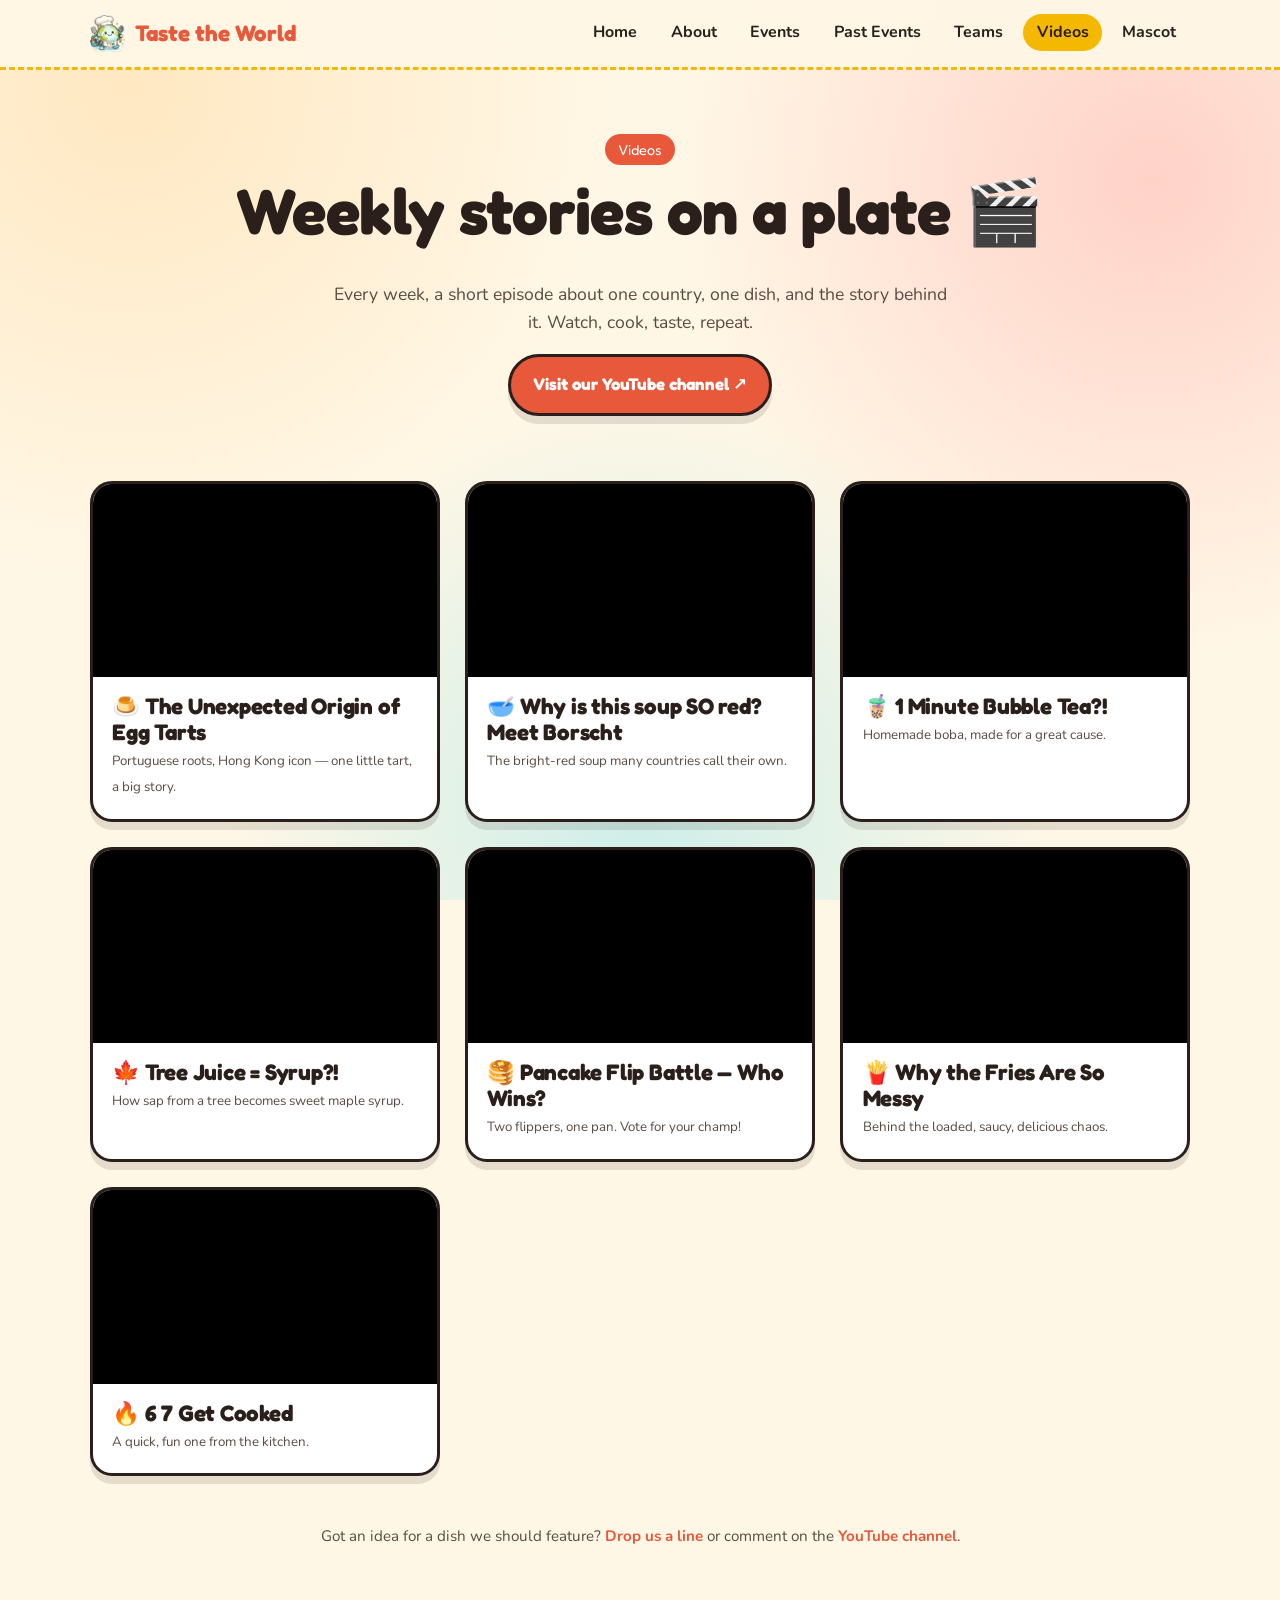
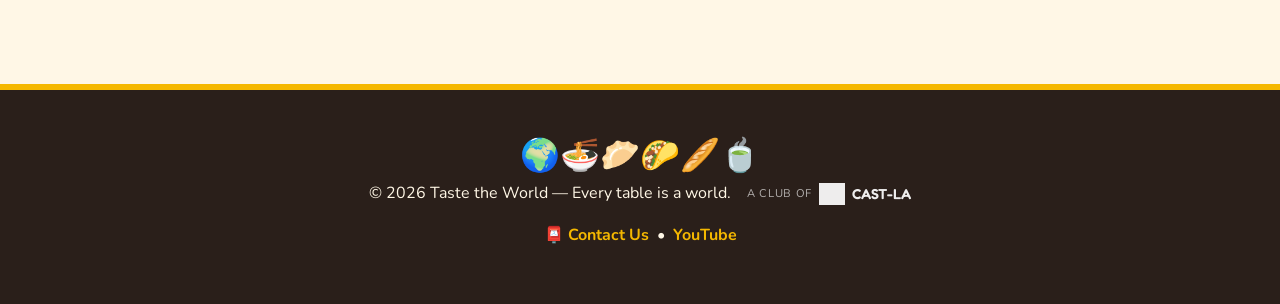
<file: videos.html>
<!doctype html>
<html lang="en">
<head>
  <meta charset="utf-8" />
  <meta name="viewport" content="width=device-width, initial-scale=1" />
  <title>Videos — Taste the World Club</title>
  <meta name="description" content="Weekly Taste the World Club YouTube episodes — the story behind a dish and how to make it, for kids and families." />
  <meta name="robots" content="index, follow" />
  <link rel="canonical" href="https://tastetheworld.club/videos.html" />
  <meta property="og:type" content="website" />
  <meta property="og:site_name" content="Taste the World Club" />
  <meta property="og:title" content="Videos — Taste the World Club" />
  <meta property="og:description" content="Weekly Taste the World Club YouTube episodes — the story behind a dish and how to make it." />
  <meta property="og:url" content="https://tastetheworld.club/videos.html" />
  <meta property="og:image" content="https://tastetheworld.club/logo.png" />
  <meta name="twitter:card" content="summary_large_image" />
  <link rel="preconnect" href="https://fonts.googleapis.com" />
  <link rel="preconnect" href="https://fonts.gstatic.com" crossorigin />
  <link href="https://fonts.googleapis.com/css2?family=Fredoka:wght@500;600;700&family=Nunito:wght@400;700;800&display=swap" rel="stylesheet" />
  <link rel="stylesheet" href="assets/css/styles.css" />
  <link rel="icon" type="image/png" href="logo.png" />
</head>
<body>

  <div id="site-nav"></div>

  <section class="page-header">
    <div class="container">
      <span class="tag">Videos</span>
      <h1>Weekly stories on a plate 🎬</h1>
      <p>Every week, a short episode about one country, one dish, and the story behind it. Watch, cook, taste, repeat.</p>
      <p>
        <a class="btn primary" href="https://www.youtube.com/@Letstastetheworld-w2u" target="_blank" rel="noopener">
          Visit our YouTube channel ↗
        </a>
      </p>
    </div>
  </section>

  <section style="padding-top: 1rem;">
    <div class="container">
      <div class="video-grid">

        <div class="video-card reveal">
          <div class="thumb">
            <iframe
              src="https://www.youtube.com/embed/teLaFd6qhcY"
              title="The Unexpected Origin of Egg Tarts"
              allow="accelerometer; autoplay; clipboard-write; encrypted-media; gyroscope; picture-in-picture; web-share"
              allowfullscreen
              referrerpolicy="strict-origin-when-cross-origin"></iframe>
          </div>
          <div class="body">
            <h3>🍮 The Unexpected Origin of Egg Tarts</h3>
            <small>Portuguese roots, Hong Kong icon — one little tart, a big story.</small>
          </div>
        </div>

        <div class="video-card reveal">
          <div class="thumb">
            <iframe
              src="https://www.youtube.com/embed/ARqWPFyTeoI"
              title="Why is this soup SO red? Meet Borscht"
              allow="accelerometer; autoplay; clipboard-write; encrypted-media; gyroscope; picture-in-picture; web-share"
              allowfullscreen
              referrerpolicy="strict-origin-when-cross-origin"></iframe>
          </div>
          <div class="body">
            <h3>🥣 Why is this soup SO red? Meet Borscht</h3>
            <small>The bright-red soup many countries call their own.</small>
          </div>
        </div>

        <div class="video-card reveal">
          <div class="thumb">
            <iframe
              src="https://www.youtube.com/embed/ex3fUkA-KnI"
              title="1 Minute Bubble Tea?!"
              allow="accelerometer; autoplay; clipboard-write; encrypted-media; gyroscope; picture-in-picture; web-share"
              allowfullscreen
              referrerpolicy="strict-origin-when-cross-origin"></iframe>
          </div>
          <div class="body">
            <h3>🧋 1 Minute Bubble Tea?!</h3>
            <small>Homemade boba, made for a great cause.</small>
          </div>
        </div>

        <div class="video-card reveal">
          <div class="thumb">
            <iframe
              src="https://www.youtube.com/embed/0V90iziHOhs"
              title="Tree Juice = Syrup?!"
              allow="accelerometer; autoplay; clipboard-write; encrypted-media; gyroscope; picture-in-picture; web-share"
              allowfullscreen
              referrerpolicy="strict-origin-when-cross-origin"></iframe>
          </div>
          <div class="body">
            <h3>🍁 Tree Juice = Syrup?!</h3>
            <small>How sap from a tree becomes sweet maple syrup.</small>
          </div>
        </div>

        <div class="video-card reveal">
          <div class="thumb">
            <iframe
              src="https://www.youtube.com/embed/6STjBqBKs7o"
              title="Pancake Flip Battle"
              allow="accelerometer; autoplay; clipboard-write; encrypted-media; gyroscope; picture-in-picture; web-share"
              allowfullscreen
              referrerpolicy="strict-origin-when-cross-origin"></iframe>
          </div>
          <div class="body">
            <h3>🥞 Pancake Flip Battle — Who Wins?</h3>
            <small>Two flippers, one pan. Vote for your champ!</small>
          </div>
        </div>

        <div class="video-card reveal">
          <div class="thumb">
            <iframe
              src="https://www.youtube.com/embed/CHg2Bj-ALmA"
              title="Why the fries is so messy"
              allow="accelerometer; autoplay; clipboard-write; encrypted-media; gyroscope; picture-in-picture; web-share"
              allowfullscreen
              referrerpolicy="strict-origin-when-cross-origin"></iframe>
          </div>
          <div class="body">
            <h3>🍟 Why the Fries Are So Messy</h3>
            <small>Behind the loaded, saucy, delicious chaos.</small>
          </div>
        </div>

        <div class="video-card reveal">
          <div class="thumb">
            <iframe
              src="https://www.youtube.com/embed/p1Jc794qZVI"
              title="6 7 get cooked"
              allow="accelerometer; autoplay; clipboard-write; encrypted-media; gyroscope; picture-in-picture; web-share"
              allowfullscreen
              referrerpolicy="strict-origin-when-cross-origin"></iframe>
          </div>
          <div class="body">
            <h3>🔥 6 7 Get Cooked</h3>
            <small>A quick, fun one from the kitchen.</small>
          </div>
        </div>

      </div>

      <p class="form-note mt-3">
        Got an idea for a dish we should feature? <a href="mailto:hello@example.com">Drop us a line</a> or
        comment on the <a href="https://www.youtube.com/@Letstastetheworld-w2u" target="_blank" rel="noopener">YouTube channel</a>.
      </p>
    </div>
  </section>

  <div id="site-footer"></div>

  <script src="assets/js/main.js"></script>
</body>
</html>
</file>
<file: assets/css/styles.css>
/* =========================================================
   Taste the World — Playful & Colorful theme
   ========================================================= */

:root {
  --cream:      #fff7e6;
  --cream-2:    #fdeccb;
  --terracotta: #e8593c;
  --mustard:    #f5b800;
  --teal:       #2bb7a8;
  --plum:       #6b3fa0;
  --ink:        #2a1f1a;
  --ink-soft:   #5b4a42;
  --shadow:     0 8px 0 rgba(42, 31, 26, 0.12);
  --radius:     22px;
  --radius-lg:  36px;
  --font-display: "Fredoka", "Baloo 2", "Comic Sans MS", system-ui, sans-serif;
  --font-body:    "Nunito", "Segoe UI", system-ui, -apple-system, sans-serif;
}

* { box-sizing: border-box; }

html, body {
  margin: 0;
  padding: 0;
  font-family: var(--font-body);
  color: var(--ink);
  background:
    radial-gradient(circle at 10% 10%, #ffe8c2 0, transparent 35%),
    radial-gradient(circle at 90% 20%, #ffd2c8 0, transparent 35%),
    radial-gradient(circle at 50% 90%, #cdeee9 0, transparent 40%),
    var(--cream);
  background-attachment: fixed;
  line-height: 1.6;
  scroll-behavior: smooth;
}

img { max-width: 100%; display: block; }

a { color: var(--terracotta); text-decoration: none; font-weight: 700; }
a:hover { text-decoration: underline wavy; }
.logo, .logo:hover { text-decoration: none; }

h1, h2, h3, h4 {
  font-family: var(--font-display);
  color: var(--ink);
  line-height: 1.15;
  margin: 0 0 0.5em;
  letter-spacing: -0.01em;
}

h1 { font-size: clamp(2.2rem, 5vw, 4rem); }
h2 { font-size: clamp(1.8rem, 3.5vw, 2.6rem); }
h3 { font-size: 1.4rem; }

p  { margin: 0 0 1em; }

/* ---------- Layout ---------- */
.container {
  width: min(1100px, 92%);
  margin-inline: auto;
}

section {
  padding: 3.5rem 0;
}

/* ---------- Top nav ---------- */
.nav {
  position: sticky;
  top: 0;
  z-index: 50;
  background: rgba(255, 247, 230, 0.92);
  backdrop-filter: blur(8px);
  border-bottom: 3px dashed var(--mustard);
}
.nav-inner {
  display: flex;
  align-items: center;
  justify-content: space-between;
  padding: 0.9rem 0;
}
.logo {
  display: flex;
  align-items: center;
  gap: 0.55rem;
  font-family: var(--font-display);
  font-weight: 700;
  font-size: 1.4rem;
  color: var(--terracotta);
}
.logo .logo-emoji {
  font-size: 1.7rem;
  animation: bob 3s ease-in-out infinite;
  display: inline-block;
}
.logo .logo-img {
  height: 38px;
  width: auto;
  display: inline-block;
  vertical-align: middle;
  animation: bob 3s ease-in-out infinite;
  transform-origin: center;
}
@keyframes bob {
  0%, 100% { transform: translateY(0) rotate(-4deg); }
  50%      { transform: translateY(-4px) rotate(6deg); }
}

.nav ul {
  list-style: none;
  display: flex;
  gap: 0.4rem;
  margin: 0;
  padding: 0;
  flex-wrap: wrap;
}
.nav ul a {
  color: var(--ink);
  font-weight: 700;
  padding: 0.45rem 0.85rem;
  border-radius: 999px;
  transition: background .2s, color .2s, transform .2s;
}
.nav ul a:hover {
  background: var(--mustard);
  color: var(--ink);
  text-decoration: none;
  transform: translateY(-2px);
}
.nav ul a.active,
.nav ul a.active:hover {
  background: var(--mustard);
  color: var(--ink);
  transform: translateY(-2px);
}

.nav-toggle {
  display: none;
  background: var(--terracotta);
  color: #fff;
  border: none;
  border-radius: 999px;
  padding: 0.4rem 0.8rem;
  font-weight: 800;
  cursor: pointer;
}

@media (max-width: 760px) {
  .nav-toggle { display: inline-block; }
  .nav ul {
    display: none;
    width: 100%;
    flex-direction: column;
    padding: 0.5rem 0 1rem;
  }
  .nav.open ul { display: flex; }
  .nav-inner { flex-wrap: wrap; }
}

/* ---------- Hero ---------- */
.hero {
  position: relative;
  padding: 3rem 0 3.5rem;
  overflow: hidden;
}
.hero::before,
.hero::after {
  content: "";
  position: absolute;
  border-radius: 50%;
  filter: blur(2px);
  z-index: 0;
  opacity: .55;
}
.hero::before {
  width: 220px; height: 220px;
  background: var(--mustard);
  top: -60px; left: -40px;
}
.hero::after {
  width: 280px; height: 280px;
  background: var(--teal);
  bottom: -80px; right: -60px;
}

.hero-grid {
  position: relative;
  z-index: 1;
  display: grid;
  grid-template-columns: 1.05fr 0.95fr;
  gap: 3rem;
  align-items: center;
}
@media (max-width: 900px) {
  .hero-grid { grid-template-columns: 1fr; }
}

.hero-text h1 span {
  display: inline-block;
  background: linear-gradient(120deg, var(--terracotta), var(--mustard) 50%, var(--teal));
  -webkit-background-clip: text;
  background-clip: text;
  color: transparent;
}
.hero-text p.lead,
.hero-text .lead {
  font-size: 1.15rem;
  color: var(--ink-soft);
  max-width: 38ch;
}
.hero-text .manifesto-lead p {
  margin: 0 0 .9rem;
  font-family: var(--font-display);
  font-weight: 500;
  line-height: 1.45;
}
.hero-text .manifesto-lead p:last-child { margin-bottom: 0; }

.hero-cta {
  display: flex;
  flex-wrap: wrap;
  gap: 0.8rem;
  margin-top: 1.6rem;
}

.btn {
  display: inline-block;
  padding: 0.9rem 1.4rem;
  border-radius: 999px;
  font-weight: 800;
  font-family: var(--font-display);
  font-size: 1.05rem;
  cursor: pointer;
  border: 3px solid var(--ink);
  background: var(--mustard);
  color: var(--ink);
  box-shadow: var(--shadow);
  transition: transform .15s, box-shadow .15s;
  text-decoration: none;
}
.btn:hover {
  transform: translate(-2px, -2px);
  box-shadow: 0 12px 0 rgba(42,31,26,.15);
  text-decoration: none;
}
.btn:active {
  transform: translate(0, 2px);
  box-shadow: 0 4px 0 rgba(42,31,26,.15);
}
.btn.primary    { background: var(--terracotta); color: #fff; }
.btn.secondary  { background: var(--teal); color: #fff; }
.btn.ghost      { background: #fff; }

/* Hero video frame */
.video-frame {
  position: relative;
  border: 4px solid var(--ink);
  border-radius: var(--radius-lg);
  background: #000;
  overflow: hidden;
  box-shadow: var(--shadow);
  aspect-ratio: 16 / 9;
  max-width: 560px;
  margin-inline: auto;
  transform: rotate(-2deg);
  transition: transform .3s;
}
.video-frame:hover { transform: rotate(0); }
.video-frame iframe,
.video-frame video {
  position: absolute;
  inset: 0;
  width: 100%;
  height: 100%;
  border: 0;
  object-fit: cover;
  background: #000;
}

/* Hero photo carousel (reuses .video-frame sizing) */
.carousel .carousel-img {
  position: absolute;
  inset: 0;
  width: 100%;
  height: 100%;
  object-fit: cover;
  opacity: 0;
  transition: opacity .8s ease;
  pointer-events: none;
}
.carousel .carousel-img.is-active {
  opacity: 1;
  pointer-events: auto;
}
.carousel-dots {
  position: absolute;
  bottom: 12px;
  left: 0;
  right: 0;
  z-index: 3;
  display: flex;
  justify-content: center;
  gap: 7px;
}
.carousel-dots button {
  width: 9px;
  height: 9px;
  padding: 0;
  border: 2px solid #fff;
  border-radius: 50%;
  background: transparent;
  cursor: pointer;
  transition: background .2s, transform .2s;
}
.carousel-dots button.is-active {
  background: #fff;
  transform: scale(1.25);
}

/* Unmute prompt button overlaying the hero video */
.unmute-btn {
  position: absolute;
  bottom: 14px;
  right: 14px;
  z-index: 3;
  display: inline-flex;
  align-items: center;
  gap: .4rem;
  background: var(--ink);
  color: #fff;
  font-family: var(--font-display);
  font-weight: 700;
  font-size: .95rem;
  padding: .5rem .9rem;
  border: 2px solid #fff;
  border-radius: 999px;
  cursor: pointer;
  box-shadow: 0 4px 0 rgba(0, 0, 0, .35);
  animation: unmutePulse 1.8s ease-in-out infinite;
}
.unmute-btn:hover { background: var(--terracotta); }
@keyframes unmutePulse {
  0%, 100% { transform: scale(1); }
  50%      { transform: scale(1.06); }
}

/* Sticker labels */
.sticker {
  position: absolute;
  background: var(--mustard);
  color: var(--ink);
  font-family: var(--font-display);
  font-weight: 800;
  padding: .4rem .9rem;
  border-radius: 999px;
  border: 3px solid var(--ink);
  box-shadow: var(--shadow);
  z-index: 2;
}
.sticker.top-left  { top: -14px; left: -10px; transform: rotate(-8deg); background: var(--teal); color: #fff; }
.sticker.bot-right { bottom: -14px; right: -10px; transform: rotate(6deg); background: var(--terracotta); color: #fff; }

/* ---------- Did you know ---------- */
.dyk {
  background:
    linear-gradient(180deg, rgba(255,255,255,.6), rgba(255,255,255,.2)),
    var(--cream-2);
  border-top: 4px dashed var(--terracotta);
  border-bottom: 4px dashed var(--terracotta);
}
.dyk h2 {
  text-align: center;
  margin-bottom: 1.5rem;
}
.dyk h2 em {
  font-style: normal;
  color: var(--terracotta);
}

.dyk-list {
  display: grid;
  gap: 1.2rem;
  max-width: 720px;
  margin-inline: auto;
}
.dyk-card {
  background: #fff;
  border: 3px solid var(--ink);
  border-radius: var(--radius);
  padding: 1.2rem 1.4rem;
  box-shadow: var(--shadow);
  position: relative;
  opacity: 0;
  transform: translateY(20px);
  transition: opacity .6s ease, transform .6s ease;
}
.dyk-card.visible { opacity: 1; transform: translateY(0); }
.dyk-card:nth-child(odd)  { rotate: -1deg; }
.dyk-card:nth-child(even) { rotate:  1deg; }
.dyk-card .emoji {
  font-size: 2rem;
  margin-right: .5rem;
}
.dyk-card strong {
  color: var(--plum);
  font-family: var(--font-display);
  font-size: 1.1rem;
  display: block;
  margin-bottom: .2rem;
}

/* ---------- Manifesto ---------- */
.manifesto {
  text-align: center;
}
.manifesto blockquote {
  margin: 0 auto;
  max-width: 640px;
  font-family: var(--font-display);
  font-size: clamp(1.2rem, 2.4vw, 1.6rem);
  color: var(--ink);
  line-height: 1.5;
}
.manifesto blockquote span {
  display: block;
  margin: .25rem 0;
}
.manifesto .punch {
  margin-top: 1.5rem;
  font-size: clamp(1.6rem, 4vw, 2.4rem);
  color: var(--terracotta);
}

/* ---------- Cards grid ---------- */
.cards {
  display: grid;
  grid-template-columns: repeat(auto-fit, minmax(240px, 1fr));
  gap: 1.4rem;
}
.card {
  background: #fff;
  border: 3px solid var(--ink);
  border-radius: var(--radius);
  padding: 1.4rem;
  box-shadow: var(--shadow);
  transition: transform .2s;
}
.card:hover { transform: translateY(-4px) rotate(-1deg); }
.card .icon {
  font-size: 2.4rem;
  display: inline-block;
  margin-bottom: .4rem;
}
.card h3 { margin-bottom: .3rem; }
.card.teal       { background: #e7faf6; }
.card.mustard    { background: #fff3c2; }
.card.terracotta { background: #ffe2d8; }
.card.plum       { background: #efe4fb; }

/* ---------- Section headings ---------- */
.section-title {
  text-align: center;
  margin-bottom: 1.5rem;
}
.section-title h2 { margin-bottom: .4rem; }
.section-title p  { color: var(--ink-soft); max-width: 600px; margin-inline: auto; }
.tag {
  display: inline-block;
  background: var(--teal);
  color: #fff;
  font-family: var(--font-display);
  font-size: .9rem;
  padding: .25rem .8rem;
  border-radius: 999px;
  margin-bottom: .6rem;
}

/* ---------- Page header (non-home) ---------- */
.page-header {
  padding: 4rem 0 2rem;
  text-align: center;
}
.page-header .tag { background: var(--terracotta); }
.page-header p {
  color: var(--ink-soft);
  max-width: 620px;
  margin-inline: auto;
  font-size: 1.1rem;
}

/* ---------- Chinese event recap ---------- */
.recap-page {
  padding: 3rem 0 4rem;
  font-family: "Noto Sans SC", var(--font-body);
}
.recap-sheet {
  background: rgba(255, 255, 255, .9);
  border: 3px solid var(--ink);
  border-radius: var(--radius-lg);
  box-shadow: var(--shadow);
  padding: clamp(1.4rem, 4vw, 3.5rem);
  overflow: hidden;
}
.recap-heading {
  max-width: 850px;
  margin: 0 auto 1.8rem;
  text-align: center;
}
.recap-heading .tag { background: var(--terracotta); }
.recap-heading h1 { margin-top: .7rem; }
.recap-meta {
  color: var(--terracotta);
  font-weight: 800;
  letter-spacing: .04em;
}
.recap-lead {
  color: var(--ink-soft);
  font-size: 1.1rem;
  line-height: 1.9;
}
.recap-photo-grid {
  display: grid;
  grid-template-columns: 1.5fr 1fr 1fr;
  gap: .8rem;
}
.recap-photo {
  margin: 0;
  min-height: 230px;
  border: 3px solid var(--ink);
  border-radius: 18px;
  overflow: hidden;
  background: var(--cream-2);
}
.recap-photo img {
  width: 100%;
  height: 100%;
  object-fit: cover;
}
.recap-story {
  position: relative;
  max-width: 850px;
  margin: 2.2rem auto;
  padding: 1.8rem 2rem 1rem;
  background: #fff3c2;
  border: 3px dashed var(--mustard);
  border-radius: var(--radius);
}
.recap-story h2 { color: var(--terracotta); }
.recap-story p { line-height: 1.9; }
.recap-quote-mark {
  position: absolute;
  right: 1.3rem;
  top: -.4rem;
  color: rgba(232, 89, 60, .18);
  font-family: Georgia, serif;
  font-size: 7rem;
  line-height: 1;
}
.recap-photo-grid-bottom { grid-template-columns: repeat(3, 1fr); }
.recap-photo-grid-bottom .recap-photo { min-height: 210px; }
.recap-closing {
  display: flex;
  align-items: center;
  justify-content: space-between;
  gap: 1rem;
  padding-top: 1.8rem;
  color: var(--plum);
  font-size: 1.1rem;
}
@media (max-width: 700px) {
  .recap-page { padding-top: 1.2rem; }
  .recap-photo-grid { grid-template-columns: 1fr 1fr; }
  .recap-photo-wide { grid-column: 1 / -1; }
  .recap-photo { min-height: 180px; }
  .recap-story { padding: 1.4rem 1.2rem .6rem; }
  .recap-photo-grid-bottom { grid-template-columns: repeat(2, 1fr); }
  .recap-photo-grid-bottom .recap-photo:last-child { grid-column: 1 / -1; }
  .recap-closing { flex-direction: column; text-align: center; }
}

/* ---------- Fee callout ---------- */
.fee-callout {
  display: flex;
  align-items: center;
  gap: 1rem;
  background: #fff3c2;
  border: 3px solid var(--ink);
  border-radius: var(--radius);
  padding: 1rem 1.4rem;
  box-shadow: var(--shadow);
  margin-bottom: 2rem;
}
.fee-callout .fee-emoji {
  font-size: 2.4rem;
  flex-shrink: 0;
}
.fee-callout strong {
  font-family: var(--font-display);
  color: var(--terracotta);
  font-size: 1.1rem;
}
.fee-callout p {
  margin: .15rem 0 0;
  color: var(--ink-soft);
}
.fee-callout p strong { color: var(--ink); font-size: 1rem; }

/* ---------- Events list ---------- */
.event-list {
  display: grid;
  gap: 1.4rem;
}
.event {
  display: grid;
  grid-template-columns: 110px 1fr auto;
  gap: 1.2rem;
  align-items: center;
  background: #fff;
  border: 3px solid var(--ink);
  border-radius: var(--radius);
  padding: 1.2rem;
  box-shadow: var(--shadow);
}
@media (max-width: 640px) {
  .event { grid-template-columns: 1fr; text-align: center; }
}
.event-date {
  background: var(--mustard);
  border: 3px solid var(--ink);
  border-radius: 18px;
  padding: .6rem;
  text-align: center;
  font-family: var(--font-display);
}
.event-date .m { display: block; font-size: 1rem; color: var(--terracotta); }
.event-date .d { display: block; font-size: 2rem; line-height: 1; }
.event h3 { margin-bottom: .2rem; }
.event small { color: var(--ink-soft); }

/* Ingredients dropdown inside an event card */
.event .ingredients {
  margin-top: .8rem;
  background: var(--cream-2);
  border: 2px dashed var(--ink);
  border-radius: 14px;
  padding: .5rem .9rem;
}
.event .ingredients summary {
  cursor: pointer;
  font-family: var(--font-display);
  font-weight: 700;
  color: var(--terracotta);
  list-style: none;
}
.event .ingredients summary::-webkit-details-marker { display: none; }
.event .ingredients summary::before {
  content: "▸ ";
  display: inline-block;
  transition: transform .2s;
}
.event .ingredients[open] summary::before { transform: rotate(90deg); }
.event .ingredients ul {
  margin: .6rem 0 .2rem 1.1rem;
  padding: 0;
  color: var(--ink);
}
.event .ingredients li { margin: .15rem 0; }

/* Flyer image inside event card */
.event-flyer {
  display: block;
  margin: .4rem 0 1rem;
  max-width: 360px;
  border: 3px solid var(--ink);
  border-radius: 14px;
  overflow: hidden;
  box-shadow: 0 6px 0 rgba(42,31,26,.12);
  transition: transform .2s ease;
}
.event-flyer:hover { transform: translateY(-3px) rotate(-1deg); text-decoration: none; }
.event-flyer img { width: 100%; height: auto; display: block; }

/* Photo gallery inside an event card (e.g. dish photos) */
.event-gallery {
  display: grid;
  grid-template-columns: repeat(auto-fill, minmax(140px, 1fr));
  gap: .7rem;
  margin: .4rem 0 1rem;
  max-width: 560px;
}
.event-gallery-item {
  display: block;
  position: relative;
  border: 3px solid var(--ink);
  border-radius: 14px;
  overflow: hidden;
  box-shadow: 0 6px 0 rgba(42,31,26,.12);
  transition: transform .2s ease;
  background: #fff;
  text-decoration: none;
}
.event-gallery-item:hover {
  transform: translateY(-3px) rotate(-1deg);
  text-decoration: none;
}
.event-gallery-item img {
  width: 100%;
  height: 130px;
  object-fit: cover;
  display: block;
}
.event-gallery-caption {
  display: block;
  font-family: var(--font-display);
  font-weight: 700;
  font-size: .82rem;
  color: var(--ink);
  background: var(--cream-2);
  border-top: 2px dashed var(--ink);
  padding: .35rem .55rem;
  text-align: center;
  line-height: 1.25;
}
.event-photos {
  margin-top: 1rem;
}
.event-photos h4 {
  margin-bottom: .55rem;
  font-size: 1.15rem;
}
.event-photos .event-gallery {
  max-width: none;
  grid-template-columns: repeat(3, minmax(0, 1fr));
}
.event-photos .event-gallery-item img {
  height: 160px;
}
@media (max-width: 640px) {
  .event-gallery,
  .event-photos .event-gallery {
    grid-template-columns: repeat(2, minmax(0, 1fr));
  }
  .event-gallery-item img,
  .event-photos .event-gallery-item img { height: 110px; }
}

/* "X going" RSVP count badge */
.rsvp-badge {
  display: inline-flex;
  align-items: center;
  gap: .35rem;
  margin: .6rem 0 .2rem;
  padding: .3rem .75rem;
  background: #e7faf6;
  border: 2px solid var(--teal);
  border-radius: 999px;
  font-family: var(--font-display);
  font-weight: 700;
  font-size: .9rem;
  color: var(--ink);
}
.rsvp-badge .rsvp-dot {
  width: 8px;
  height: 8px;
  background: var(--teal);
  border-radius: 50%;
  animation: rsvpPulse 1.6s ease-in-out infinite;
  display: inline-block;
}
.rsvp-badge .rsvp-count {
  color: var(--terracotta);
  font-weight: 800;
}
@keyframes rsvpPulse {
  0%, 100% { transform: scale(1);   opacity: 1;   }
  50%      { transform: scale(1.6); opacity: .35; }
}

/* When the badge appears inside the Kick-Off banner (light gradient bg),
   give it a contrasting white background for readability. */
.kickoff-banner .rsvp-badge {
  background: #fff;
  border-color: var(--ink);
  margin-top: 0;
  margin-bottom: .9rem;
}

/* Event notice — e.g. allergy / heads-up warning shown on cards and banners */
.event-notice {
  background: #fff3c2;
  border: 2px solid var(--mustard);
  border-left: 6px solid var(--terracotta);
  border-radius: 12px;
  padding: .6rem .9rem;
  margin: .7rem 0;
  font-size: .95rem;
  line-height: 1.4;
  color: var(--ink);
}
.event-notice strong { color: var(--terracotta); }

/* In the Kick-Off banner the notice sits on a colorful gradient,
   so use a brighter white background for readability. */
.kickoff-banner .event-notice {
  background: #fff;
  margin: 0 0 1rem;
}

/* Event highlights bullet list */
.event-highlights {
  list-style: none;
  margin: .6rem 0 .4rem;
  padding: 0;
  display: grid;
  gap: .35rem;
}
.event-highlights li {
  background: var(--cream-2);
  border-left: 4px solid var(--terracotta);
  padding: .4rem .7rem;
  border-radius: 8px;
  font-weight: 600;
  color: var(--ink);
}

/* ---------- Kick-off / Next-Up banner (home page) ---------- */
.kickoff-banner {
  position: relative;
  margin: 1.5rem auto 2.5rem;
  max-width: 1100px;
  width: 92%;
  background: linear-gradient(135deg, #ffe2d8 0%, #fff3c2 55%, #cdeee9 100%);
  border: 4px solid var(--ink);
  border-radius: var(--radius-lg);
  box-shadow: var(--shadow);
  padding: 1.5rem;
  display: grid;
  grid-template-columns: minmax(180px, 240px) 1fr;
  gap: 1.5rem;
  align-items: center;
  overflow: hidden;
}
/* Corner ribbon — reads label from data-banner-tag attribute,
   falls back to "🎉 FIRST EVENT" for the legacy use case. */
.kickoff-banner::before {
  content: attr(data-banner-tag);
  position: absolute;
  top: 14px; right: -42px;
  background: var(--terracotta);
  color: #fff;
  font-family: var(--font-display);
  font-weight: 800;
  font-size: .85rem;
  letter-spacing: .08em;
  padding: .3rem 3rem;
  transform: rotate(35deg);
  box-shadow: 0 3px 0 rgba(0,0,0,.15);
}
.kickoff-banner:not([data-banner-tag])::before { content: "🎉 FIRST EVENT"; }
.kickoff-flyer {
  display: block;
  border: 3px solid var(--ink);
  border-radius: 16px;
  overflow: hidden;
  box-shadow: 0 6px 0 rgba(42,31,26,.18);
  transition: transform .2s ease;
}
.kickoff-flyer:hover { transform: rotate(-2deg) scale(1.02); text-decoration: none; }
.kickoff-flyer img { width: 100%; height: auto; display: block; }
/* Fade effect for the auto-rotating banner image */
.kickoff-flyer-img {
  transition: opacity .35s ease;
  opacity: 1;
}
/* Emoji-only hero fallback (when an event has no flyer or gallery image) */
.kickoff-flyer-emoji {
  background: var(--cream-2);
  aspect-ratio: 1 / 1;
  display: flex;
  align-items: center;
  justify-content: center;
}
.kickoff-flyer-emoji .kickoff-emoji {
  font-size: clamp(4rem, 12vw, 6.5rem);
  line-height: 1;
  filter: drop-shadow(0 4px 0 rgba(42,31,26,.15));
}
.kickoff-body h2 {
  margin: 0 0 .4rem;
  font-size: clamp(1.5rem, 3.5vw, 2.2rem);
  color: var(--terracotta);
}
.kickoff-when {
  font-family: var(--font-display);
  font-weight: 700;
  font-size: 1.1rem;
  color: var(--ink);
  margin: 0 0 .25rem;
}
.kickoff-where {
  color: var(--ink-soft);
  margin: 0 0 .8rem;
}
.kickoff-pills {
  display: flex;
  flex-wrap: wrap;
  gap: .4rem;
  margin: 0 0 1rem;
  padding: 0;
  list-style: none;
}
.kickoff-pills li {
  background: #fff;
  border: 2px solid var(--ink);
  border-radius: 999px;
  padding: .25rem .7rem;
  font-size: .85rem;
  font-weight: 700;
}
.kickoff-cta {
  display: flex;
  flex-wrap: wrap;
  gap: .6rem;
}
@media (max-width: 720px) {
  .kickoff-banner {
    grid-template-columns: 1fr;
    text-align: center;
  }
  .kickoff-flyer { max-width: 280px; margin: 0 auto; }
  .kickoff-pills { justify-content: center; }
  .kickoff-cta { justify-content: center; }
  .kickoff-banner::before { top: 8px; right: -50px; font-size: .75rem; }
}

/* Past event embedded YouTube */
.event .event-video {
  margin-top: .9rem;
  aspect-ratio: 16 / 9;
  border-radius: 14px;
  overflow: hidden;
  border: 3px solid var(--ink);
  background: #000;
  max-width: 520px;
}
.event .event-video iframe {
  width: 100%;
  height: 100%;
  border: 0;
  display: block;
}

/* ---------- Empty state ---------- */
.empty {
  text-align: center;
  background: #fff;
  border: 4px dashed var(--terracotta);
  border-radius: var(--radius-lg);
  padding: 3rem 1.5rem;
}
.empty .big-emoji {
  font-size: 4rem;
  display: inline-block;
  animation: bob 3s ease-in-out infinite;
}

/* ---------- Video grid ---------- */
.video-grid {
  display: grid;
  grid-template-columns: repeat(auto-fit, minmax(280px, 1fr));
  gap: 1.6rem;
}
.video-card {
  background: #fff;
  border: 3px solid var(--ink);
  border-radius: var(--radius);
  overflow: hidden;
  box-shadow: var(--shadow);
  transition: transform .2s;
}
.video-card:hover { transform: translateY(-4px); }
.video-card .thumb {
  position: relative;
  aspect-ratio: 16 / 9;
  background: #000;
}
.video-card .thumb iframe {
  position: absolute;
  inset: 0;
  width: 100%;
  height: 100%;
  border: 0;
}
.video-card .body { padding: 1rem 1.2rem 1.2rem; }
.video-card .body h3 { margin-bottom: .2rem; }
.video-card .body small { color: var(--ink-soft); }

/* ---------- Form ---------- */
.form-wrap {
  max-width: 640px;
  margin: 0 auto;
  background: #fff;
  border: 3px solid var(--ink);
  border-radius: var(--radius-lg);
  padding: 2rem;
  box-shadow: var(--shadow);
}
.form-wrap label {
  display: block;
  font-weight: 800;
  margin: 1rem 0 .3rem;
  color: var(--ink);
}
.form-wrap input,
.form-wrap select,
.form-wrap textarea {
  width: 100%;
  padding: .7rem 1rem;
  border: 2px solid var(--ink);
  border-radius: 14px;
  font-family: inherit;
  font-size: 1rem;
  background: var(--cream);
}
.form-wrap textarea { min-height: 110px; resize: vertical; }
.form-note {
  text-align: center;
  color: var(--ink-soft);
  font-size: .95rem;
  margin-top: 1rem;
}

/* ---------- Footer ---------- */
footer {
  background: var(--ink);
  color: #fff7e6;
  text-align: center;
  padding: 2.5rem 1rem;
  margin-top: 4rem;
  border-top: 6px solid var(--mustard);
}
footer .foot-emoji { font-size: 2rem; }
footer a { color: var(--mustard); }

/* Copyright line with inline "A club of" badge */
.copyright-line {
  display: flex;
  flex-wrap: wrap;
  align-items: center;
  justify-content: center;
  gap: 0.4rem 1rem;
}
.club-of {
  display: inline-flex;
  align-items: center;
  gap: 0.45rem;
  text-decoration: none;
  color: #fff;
  opacity: 0.92;
  transition: opacity 0.15s ease;
}
a.club-of:hover { opacity: 1; }
.club-label {
  font-size: 0.7rem;
  letter-spacing: 0.06em;
  text-transform: uppercase;
  opacity: 0.7;
}
.club-logo {
  height: 22px;
  max-width: 90px;
  object-fit: contain;
  filter: brightness(0) invert(1);
}
.club-name {
  font-family: var(--font-display);
  font-weight: 600;
  font-size: 0.9rem;
}

/* Partners / Sponsors in footer */
.partners {
  display: flex;
  flex-wrap: wrap;
  justify-content: center;
  align-items: stretch;
  gap: 1.25rem 2.5rem;
  padding-bottom: 1.75rem;
  margin-bottom: 1.25rem;
  border-bottom: 2px dashed rgba(255, 247, 230, 0.18);
}
.partners-group {
  display: flex;
  flex-wrap: wrap;
  justify-content: center;
  gap: 1rem;
}
.partner-card {
  display: flex;
  flex-direction: column;
  align-items: center;
  justify-content: flex-start;
  gap: 0.45rem;
  min-width: 160px;
  padding: 0.9rem 1.1rem 0.8rem;
  background: rgba(255, 247, 230, 0.08);
  border: 1px solid rgba(255, 247, 230, 0.15);
  border-radius: 16px;
  color: #fff7e6;
  text-decoration: none !important;
  transition: transform 0.2s ease, background 0.2s ease, border-color 0.2s ease;
}
a.partner-card:hover {
  transform: translateY(-3px);
  background: rgba(255, 247, 230, 0.14);
  border-color: var(--mustard);
}
.partner-label {
  font-size: 0.72rem;
  letter-spacing: 0.08em;
  text-transform: uppercase;
  color: var(--mustard);
  font-weight: 800;
}
.partner-logo-wrap {
  display: flex;
  align-items: center;
  justify-content: center;
  height: 56px;
  min-width: 80px;
  padding: 0.45rem 0.7rem;
  background: #ffffff;
  border-radius: 10px;
  box-shadow: 0 2px 6px rgba(0, 0, 0, 0.18);
}
.partner-logo {
  max-height: 100%;
  max-width: 160px;
  width: auto;
  object-fit: contain;
}
.partner-name {
  font-family: var(--font-display);
  font-weight: 600;
  font-size: 0.95rem;
  color: #fff7e6;
}
.partner-name-fallback {
  font-family: var(--font-display);
  font-weight: 700;
  color: var(--ink);
  padding: 0.25rem 0.4rem;
}
@media (max-width: 520px) {
  .partners { gap: 1rem; }
  .partner-card { min-width: 140px; padding: 0.75rem 0.9rem; }
  .partner-logo-wrap { height: 46px; }
}

/* ---------- Utility ---------- */
.center { text-align: center; }
.mt-2 { margin-top: 2rem; }
.mt-3 { margin-top: 3rem; }
.mb-2 { margin-bottom: 2rem; }
.wavy-divider {
  height: 28px;
  background:
    radial-gradient(circle at 14px 0, var(--cream) 14px, transparent 15px) repeat-x;
  background-size: 28px 28px;
}

/* ---------- Join-Us modal ---------- */
.join-modal {
  position: fixed;
  inset: 0;
  z-index: 100;
  display: none;
  align-items: center;
  justify-content: center;
  padding: 1rem;
}
.join-modal.open { display: flex; animation: joinFade .2s ease; }
@keyframes joinFade { from { opacity: 0; } to { opacity: 1; } }

.join-backdrop {
  position: absolute;
  inset: 0;
  background: rgba(42, 31, 26, 0.65);
  backdrop-filter: blur(3px);
}
.join-dialog {
  position: relative;
  z-index: 1;
  background: var(--cream);
  border: 4px solid var(--ink);
  border-radius: var(--radius-lg);
  box-shadow: 0 14px 0 rgba(42, 31, 26, 0.18);
  padding: 1.75rem 1.5rem 1.5rem;
  max-width: 920px;
  width: 100%;
  max-height: 90vh;
  overflow-y: auto;
  text-align: center;
  animation: joinPop .25s ease;
}
@keyframes joinPop {
  from { transform: translateY(20px) scale(.97); opacity: 0; }
  to   { transform: translateY(0) scale(1); opacity: 1; }
}
.join-close {
  position: absolute;
  top: 10px; right: 14px;
  background: var(--terracotta);
  color: #fff;
  border: 3px solid var(--ink);
  width: 38px; height: 38px;
  border-radius: 50%;
  font-size: 1.4rem;
  font-weight: 800;
  line-height: 1;
  cursor: pointer;
  box-shadow: 0 4px 0 rgba(42,31,26,.18);
  transition: transform .15s ease;
}
.join-close:hover { transform: rotate(90deg); }
.join-dialog h2 {
  color: var(--terracotta);
  margin: 0 0 .25rem;
}
.join-sub {
  color: var(--ink-soft);
  margin: 0 0 1.5rem;
}
.join-options {
  display: grid;
  grid-template-columns: repeat(3, 1fr);
  gap: 1rem;
}
@media (max-width: 720px) {
  .join-options { grid-template-columns: 1fr; }
}
.join-option {
  background: #fff;
  border: 3px solid var(--ink);
  border-radius: var(--radius);
  padding: 1.1rem 1rem;
  box-shadow: var(--shadow);
  display: flex;
  flex-direction: column;
  align-items: center;
  gap: .7rem;
}
.join-option-head {
  display: flex;
  align-items: center;
  gap: .5rem;
}
.join-option-head h3 { margin: 0; }
.join-option-icon { font-size: 1.6rem; }
.join-icon {
  font-size: 4rem;
  line-height: 1;
}
.join-qr-wrap {
  background: #fff;
  padding: .5rem;
  border: 2px solid var(--ink);
  border-radius: 14px;
}
.join-qr {
  width: 180px;
  height: 180px;
  display: block;
  object-fit: contain;
}
.join-qr-fallback {
  width: 180px;
  height: 180px;
  display: flex;
  align-items: center;
  justify-content: center;
  flex-direction: column;
  background: var(--cream-2);
  border-radius: 10px;
  color: var(--ink-soft);
  font-weight: 700;
  text-align: center;
  padding: .6rem;
  font-size: .95rem;
}
.join-qr-fallback small {
  font-size: .75rem;
  font-weight: 500;
  color: var(--ink-soft);
  margin-top: .3rem;
  word-break: break-all;
}
.join-option-desc {
  color: var(--ink-soft);
  font-size: .95rem;
  margin: 0;
  flex: 1;
}
.join-hint {
  font-family: var(--font-display);
  color: var(--terracotta);
  font-weight: 700;
}

/* ---------- Mascot collection ---------- */
.mascot-tabs {
  display: flex;
  flex-wrap: wrap;
  gap: .6rem;
  justify-content: center;
  margin: 1rem 0 2rem;
}
.mascot-tab {
  font-family: var(--font-display);
  font-size: 1.05rem;
  font-weight: 600;
  padding: .55rem 1.1rem;
  border: 3px solid var(--ink);
  border-radius: 999px;
  background: #fff;
  color: var(--ink);
  cursor: pointer;
  box-shadow: 0 4px 0 rgba(42, 31, 26, 0.18);
  transition: transform .15s ease, background .15s ease, color .15s ease;
}
.mascot-tab:hover { transform: translateY(-2px); }
.mascot-tab.active {
  background: var(--terracotta);
  color: #fff;
  border-color: var(--ink);
}

.mascot-panel { display: none; }
.mascot-panel.active { display: block; animation: mascotFade .3s ease; }
@keyframes mascotFade {
  from { opacity: 0; transform: translateY(8px); }
  to   { opacity: 1; transform: translateY(0); }
}

.mascot-country-head {
  text-align: center;
  margin-bottom: 1.5rem;
}
.mascot-country-head h2 { margin-bottom: .25em; }
.mascot-country-head p { color: var(--ink-soft); margin: 0; }

.mascot-grid {
  display: grid;
  grid-template-columns: repeat(auto-fit, minmax(220px, 1fr));
  gap: 1.5rem;
}
.mascot-card {
  margin: 0;
  background: #fff;
  border: 3px solid var(--ink);
  border-radius: var(--radius);
  box-shadow: var(--shadow);
  overflow: hidden;
  text-align: center;
  transition: transform .2s ease;
}
.mascot-card:hover { transform: translateY(-4px) rotate(-0.5deg); }
.mascot-img-wrap {
  background: var(--cream-2);
  padding: 1rem;
  aspect-ratio: 1 / 1;
  display: flex;
  align-items: center;
  justify-content: center;
}
.mascot-img-wrap img {
  max-width: 100%;
  max-height: 100%;
  object-fit: contain;
}
.mascot-card figcaption {
  padding: .9rem 1rem 1.1rem;
  border-top: 3px dashed var(--mustard);
}
.mascot-card figcaption strong {
  display: block;
  font-family: var(--font-display);
  font-size: 1.15rem;
  color: var(--ink);
}
.mascot-card figcaption span {
  font-size: .9rem;
  color: var(--ink-soft);
}
</file>
